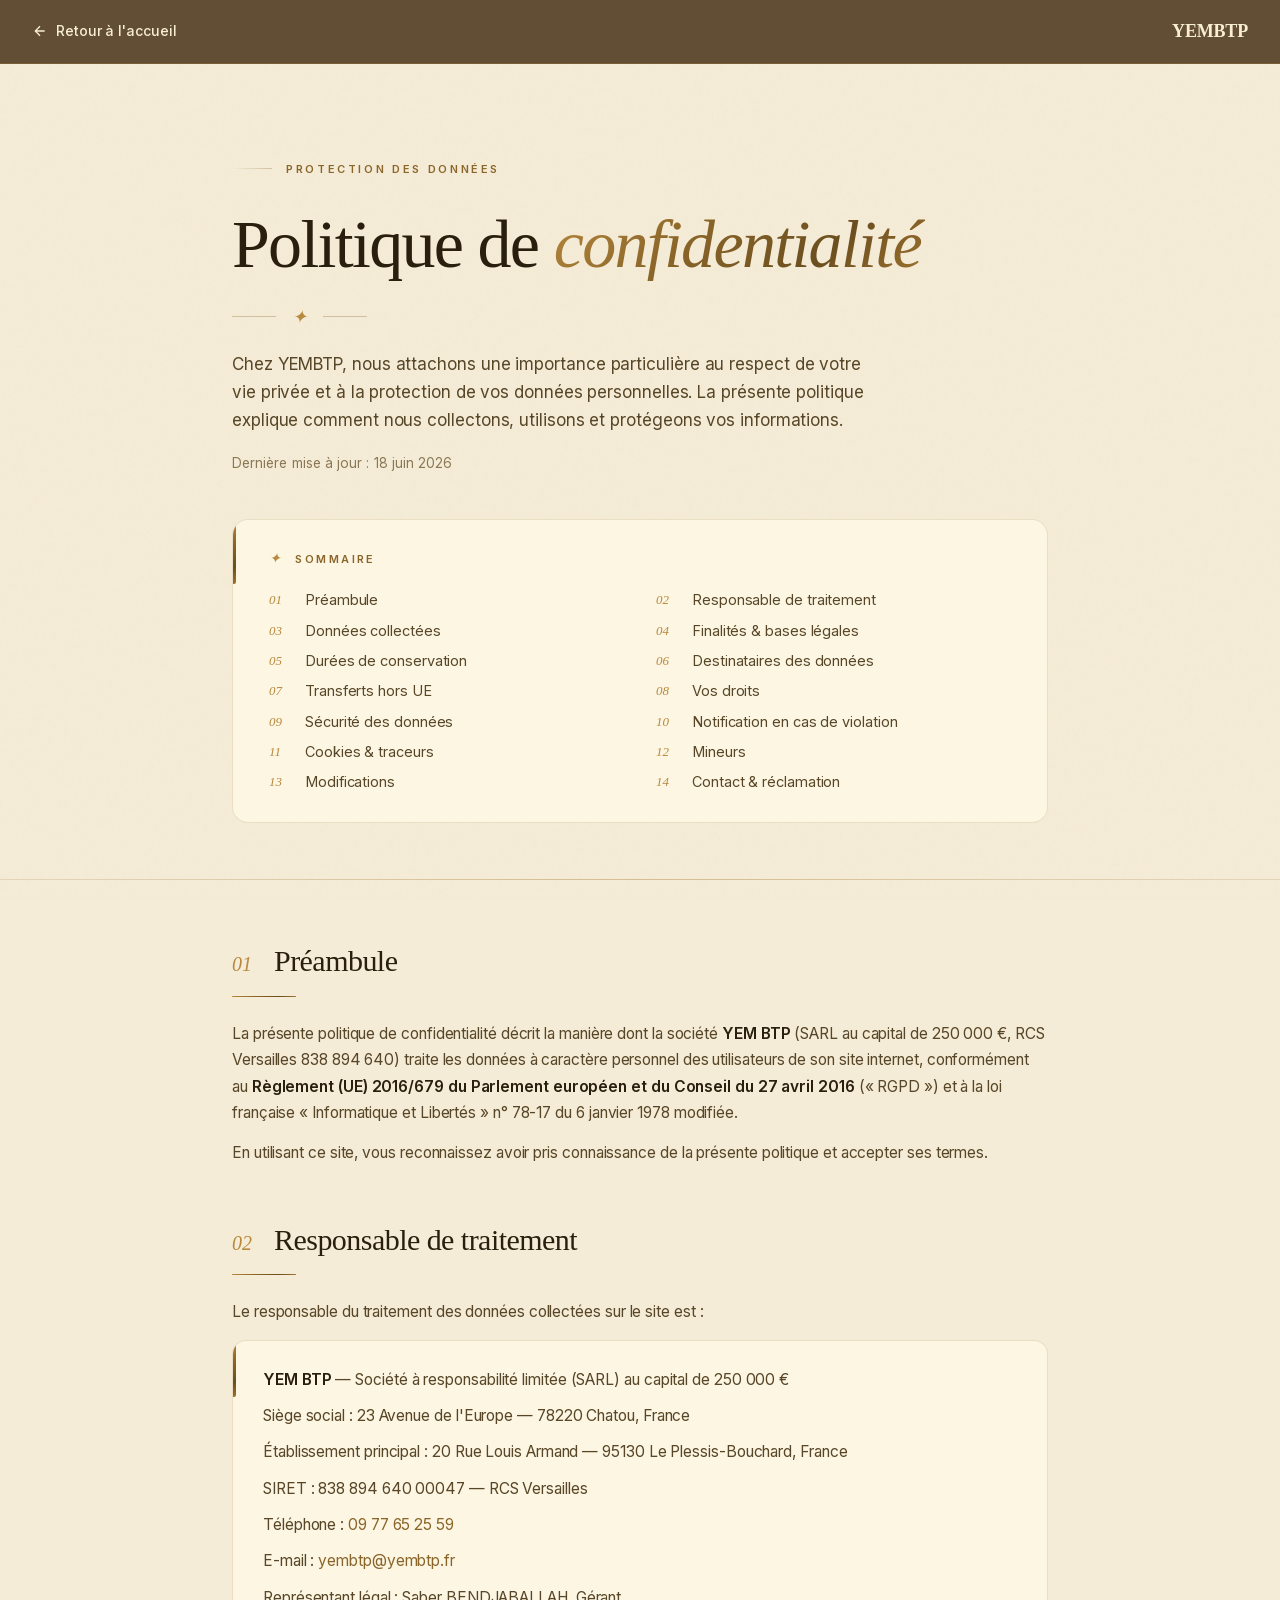
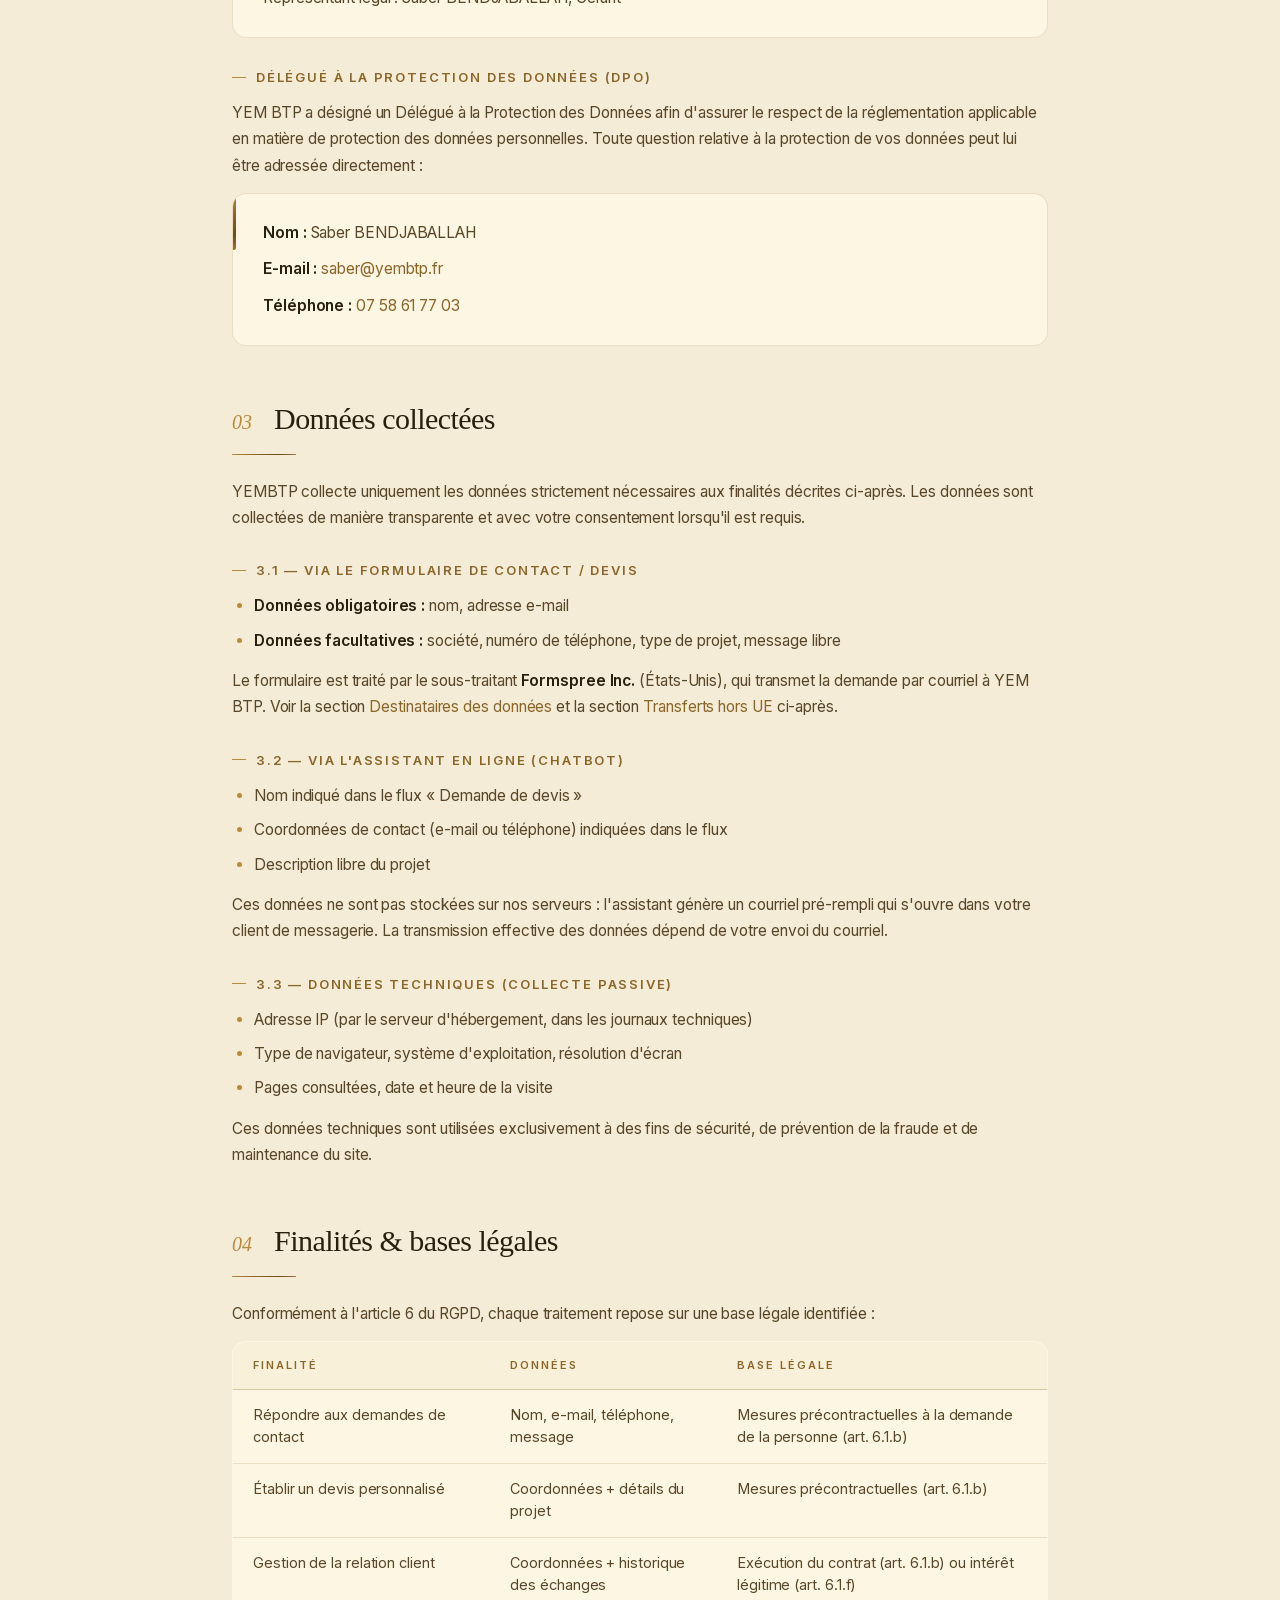
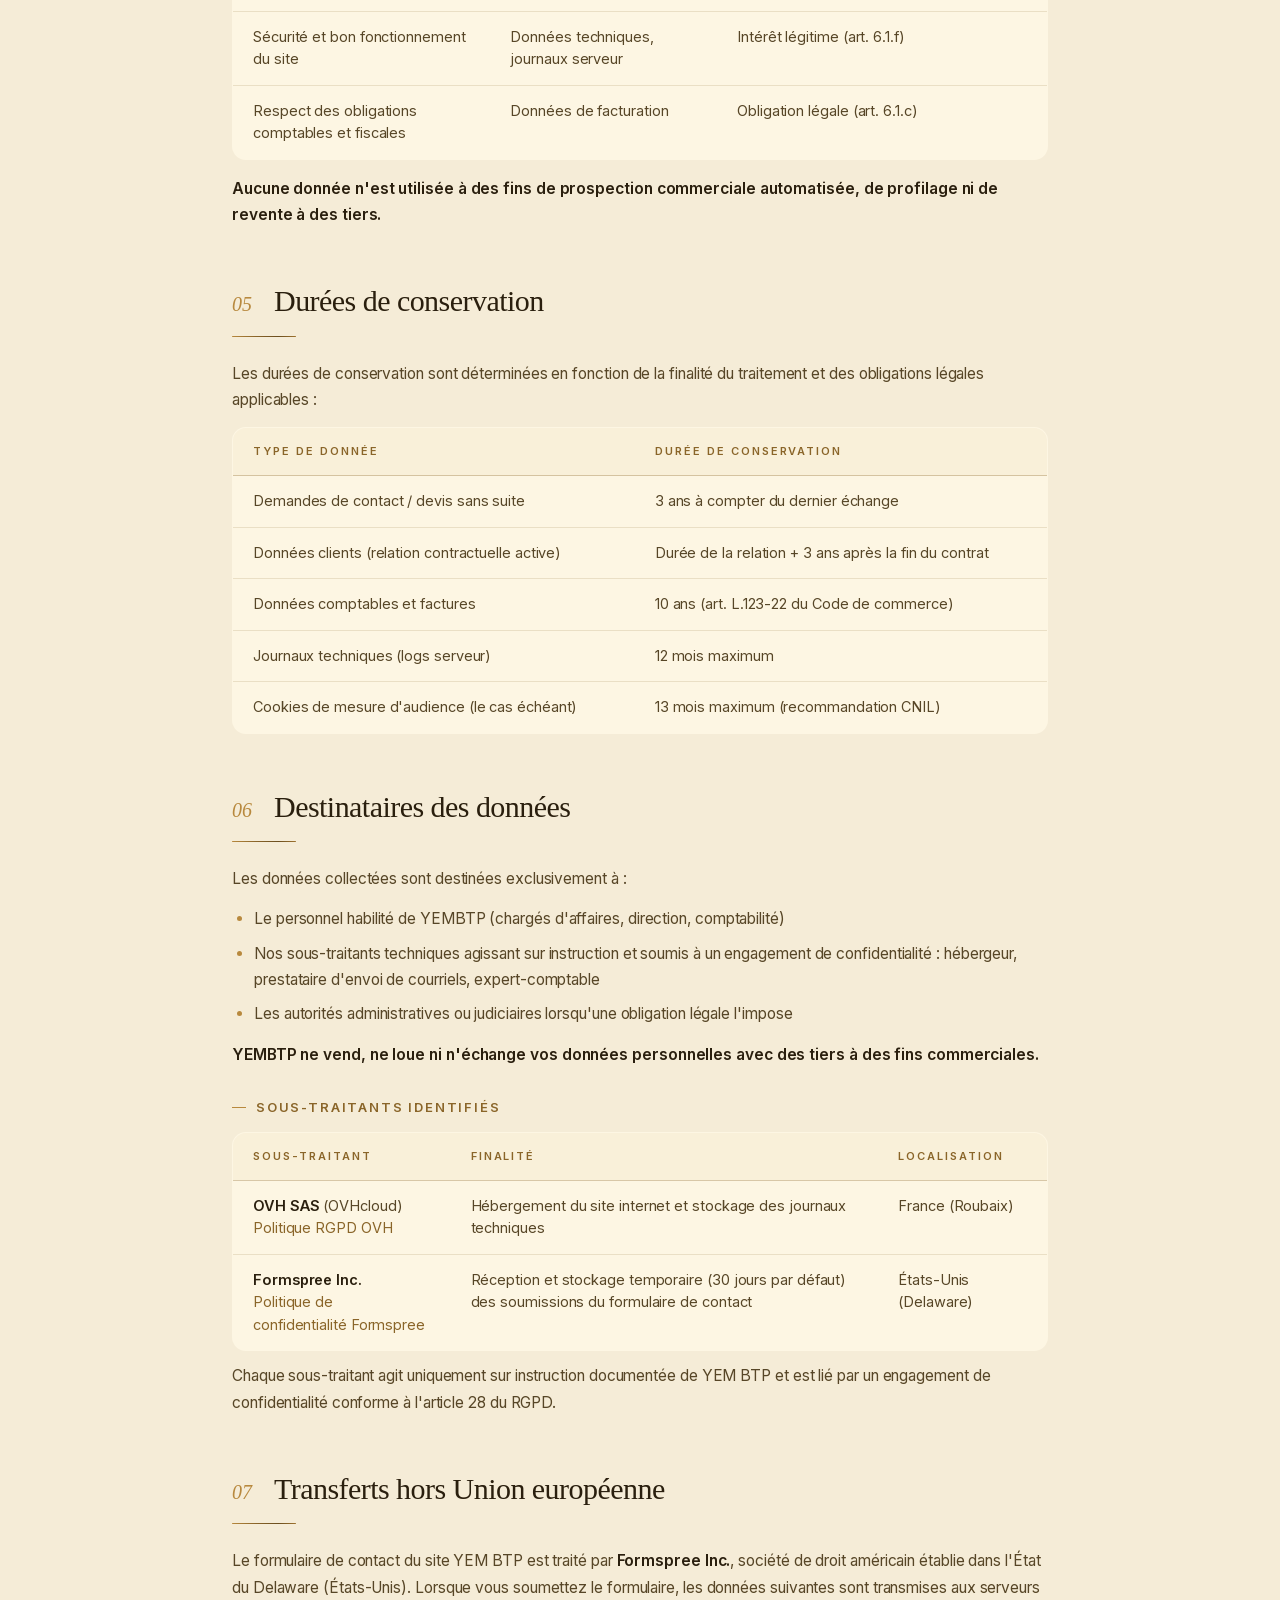
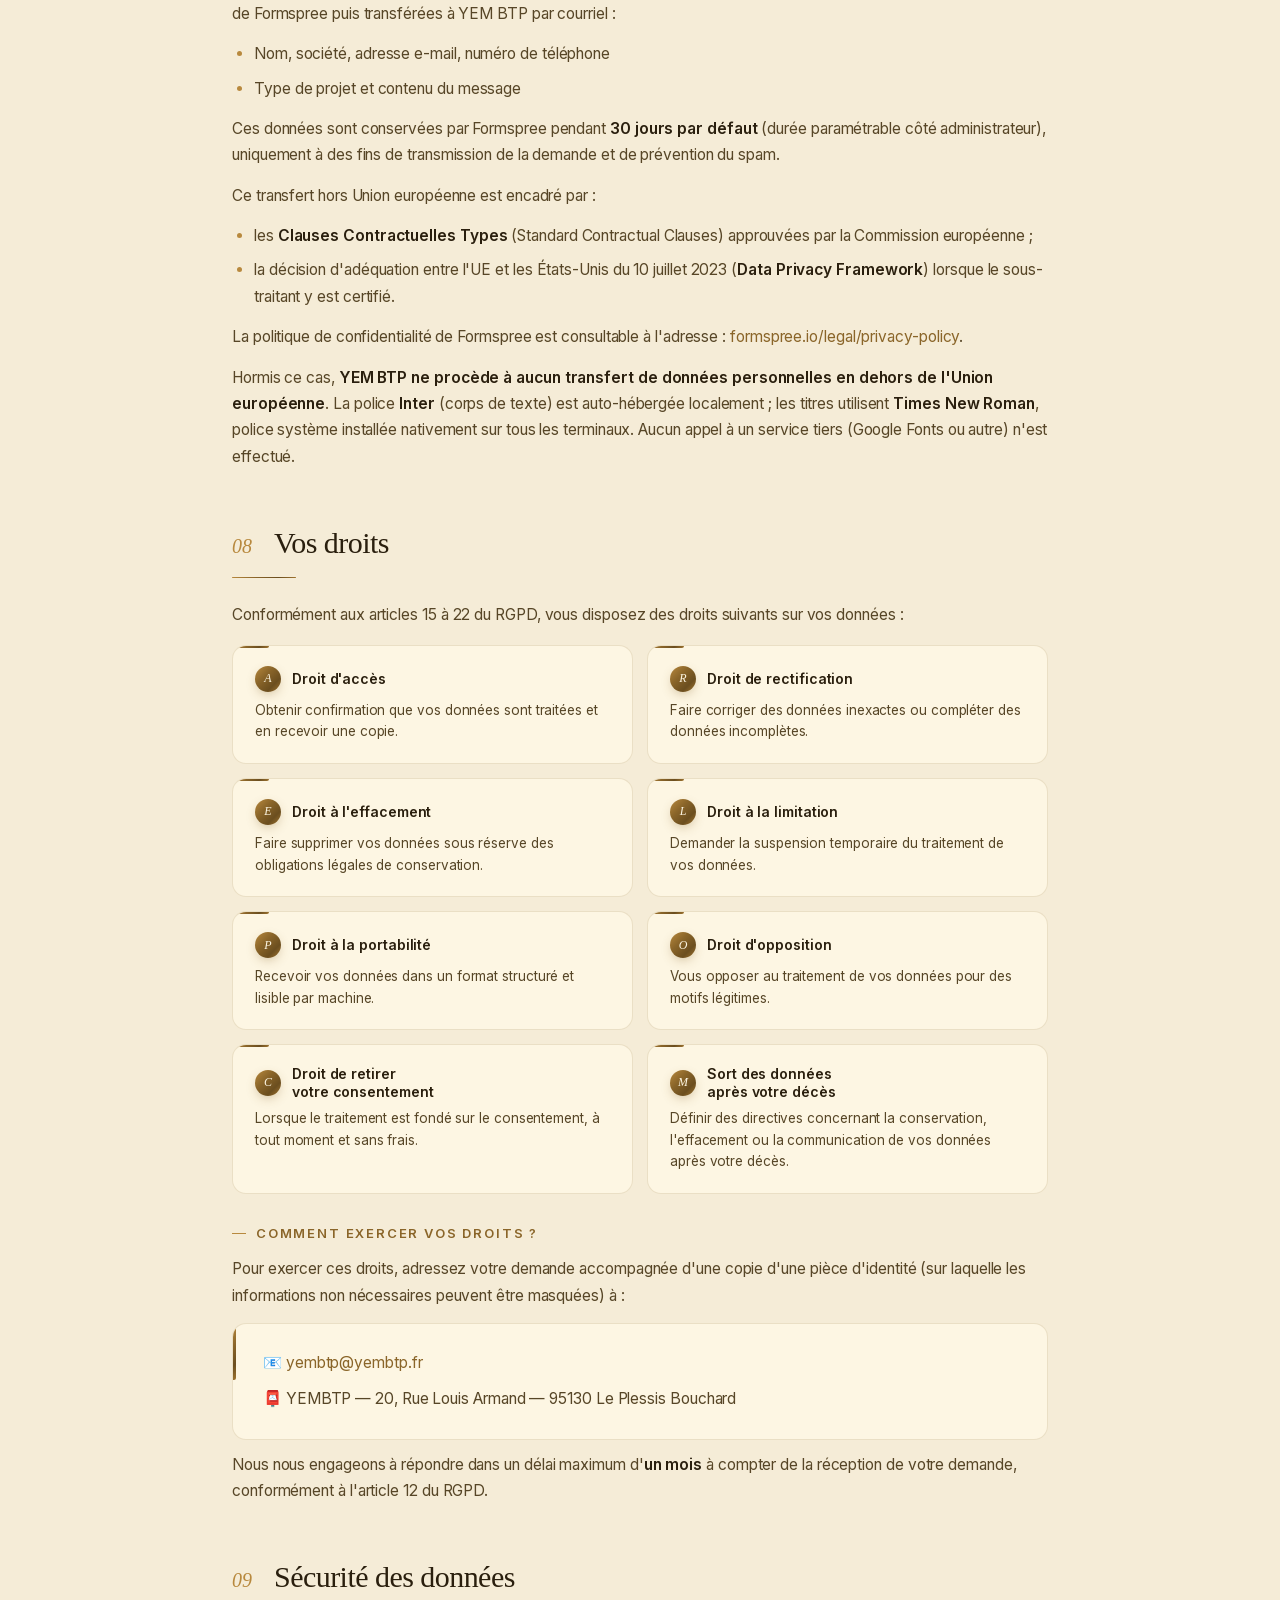
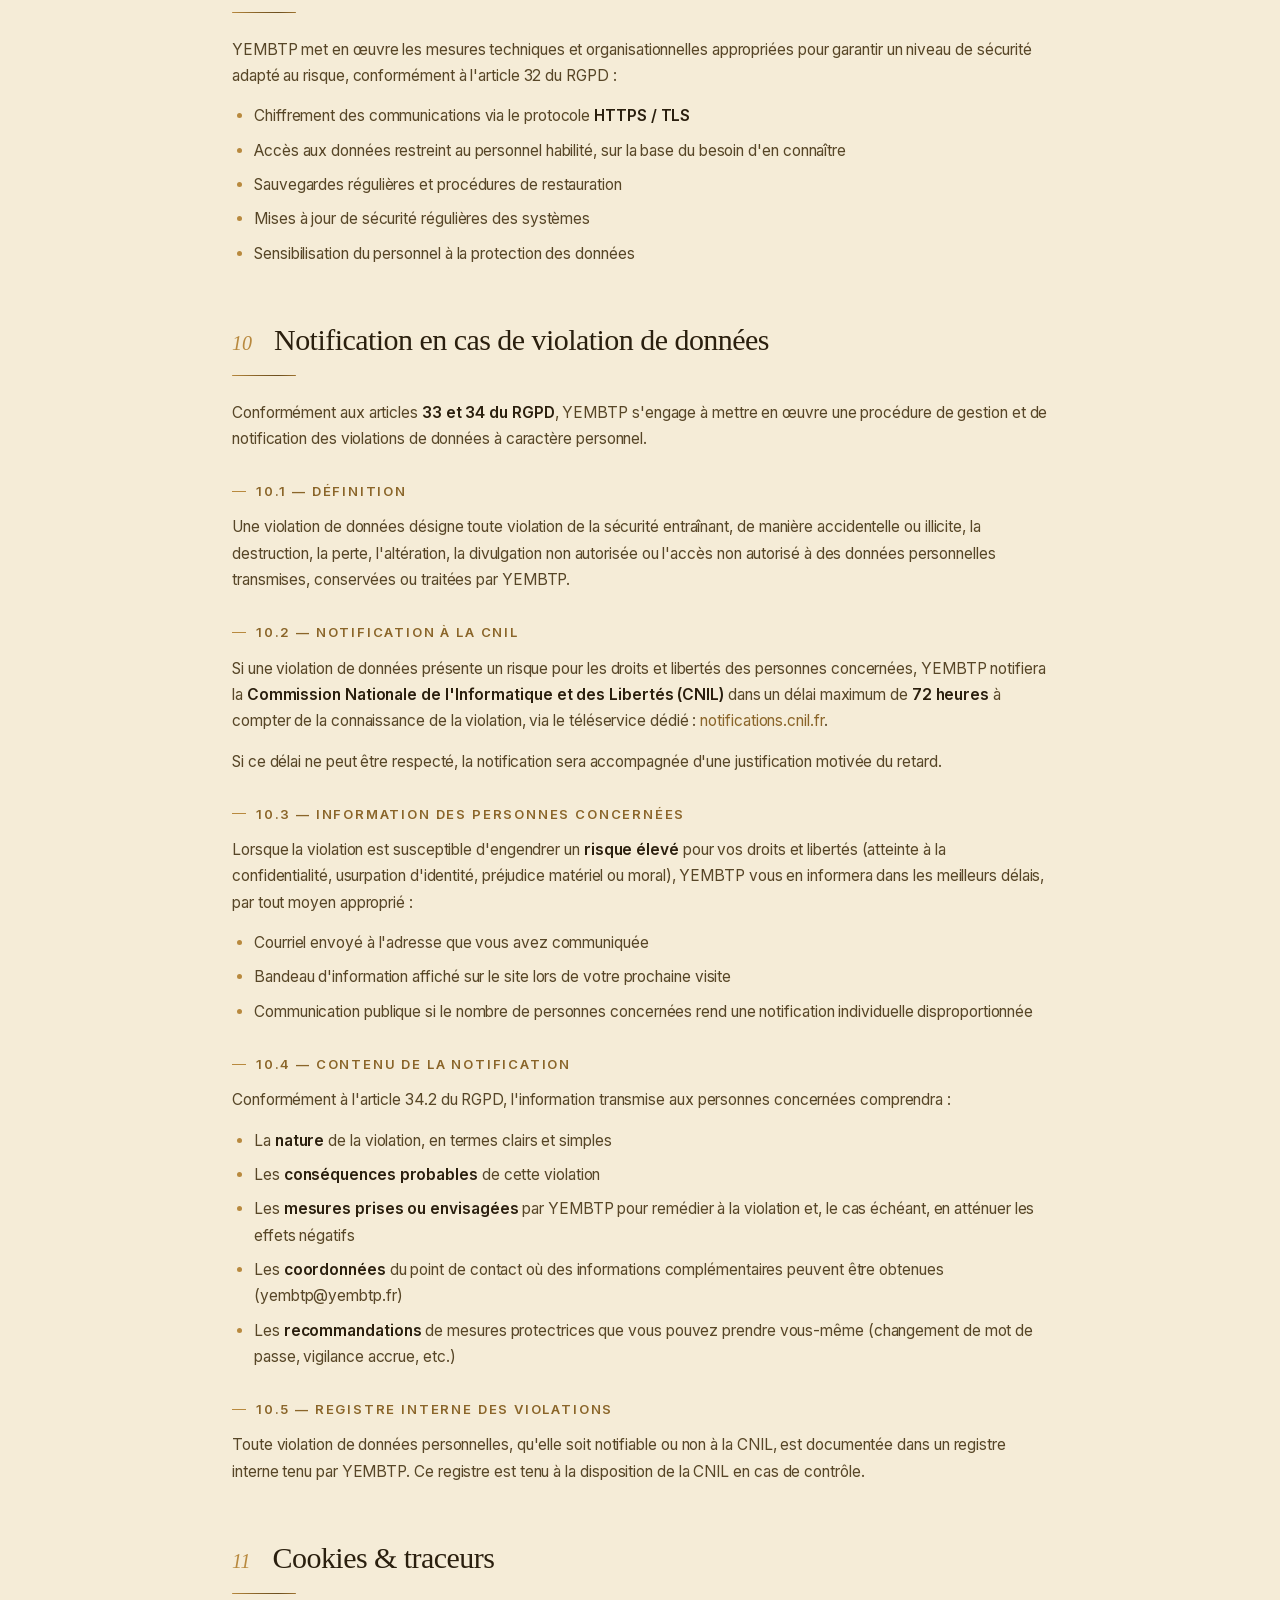
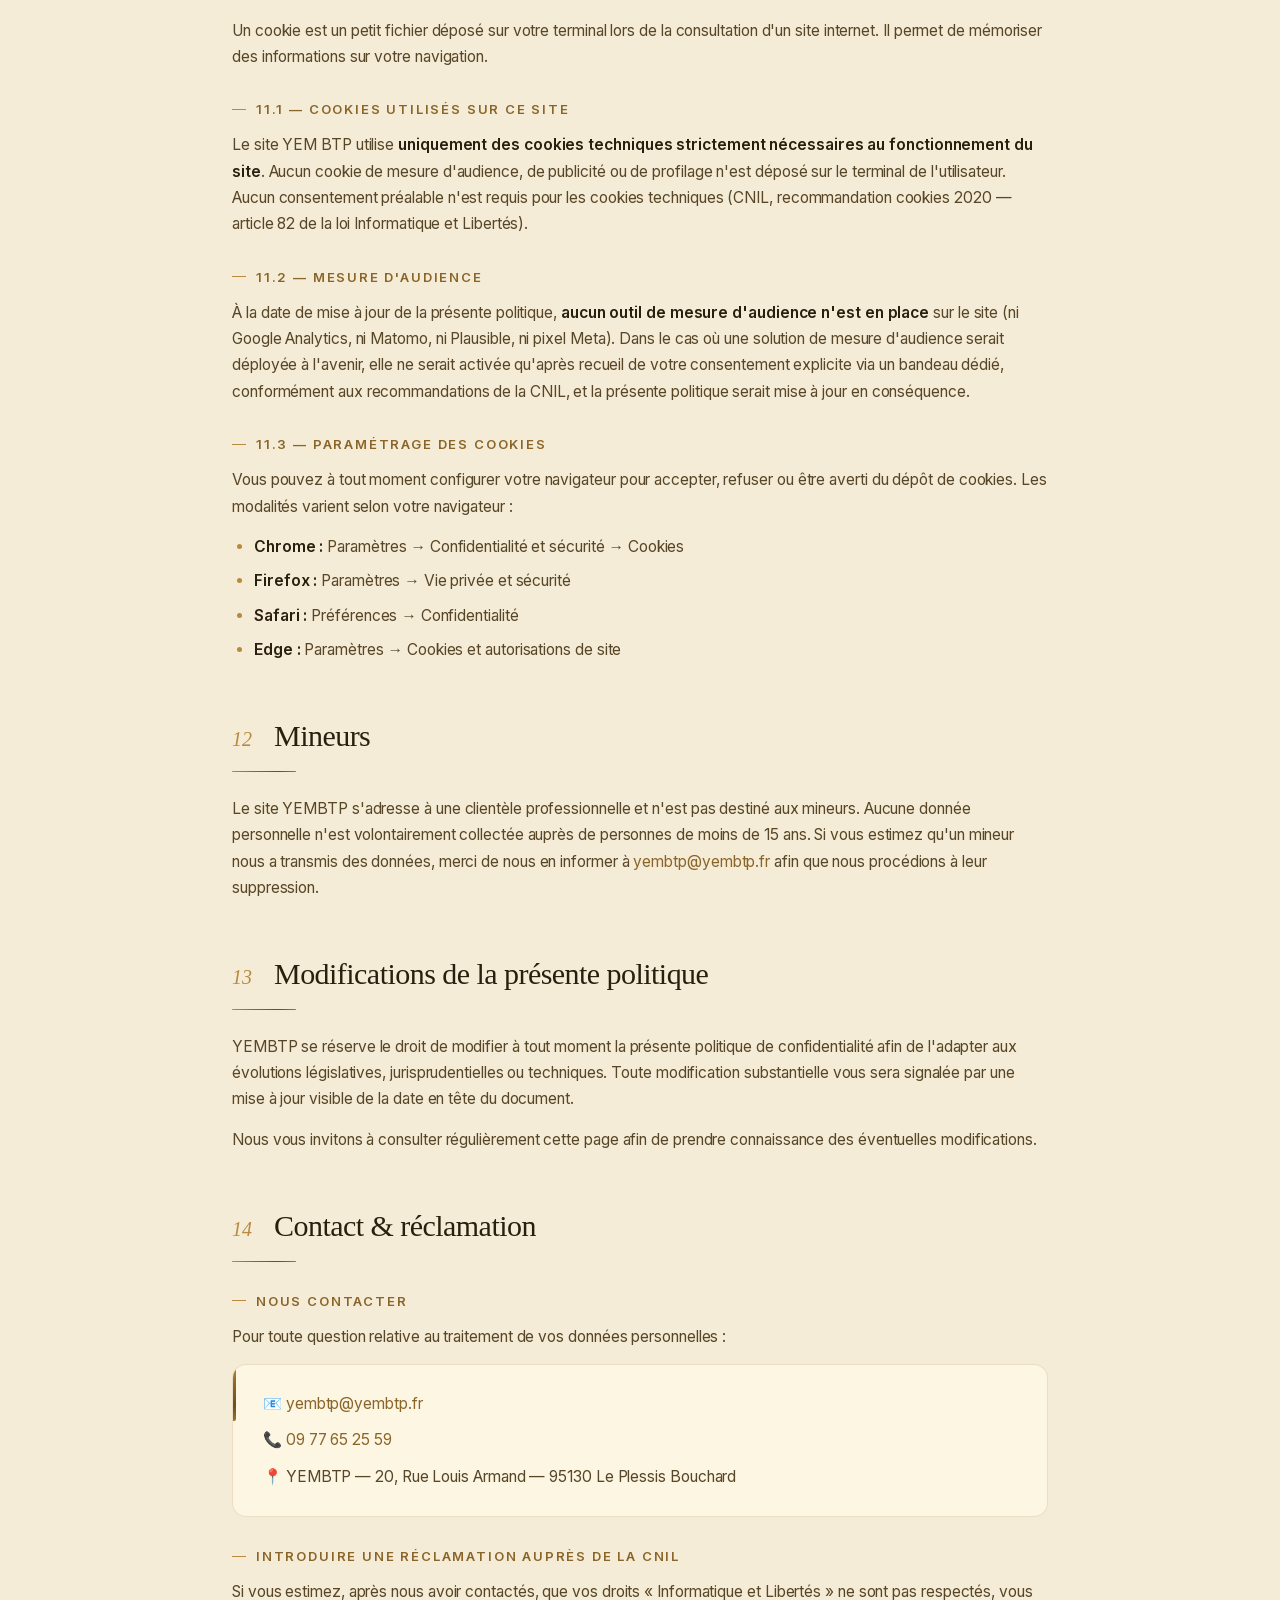
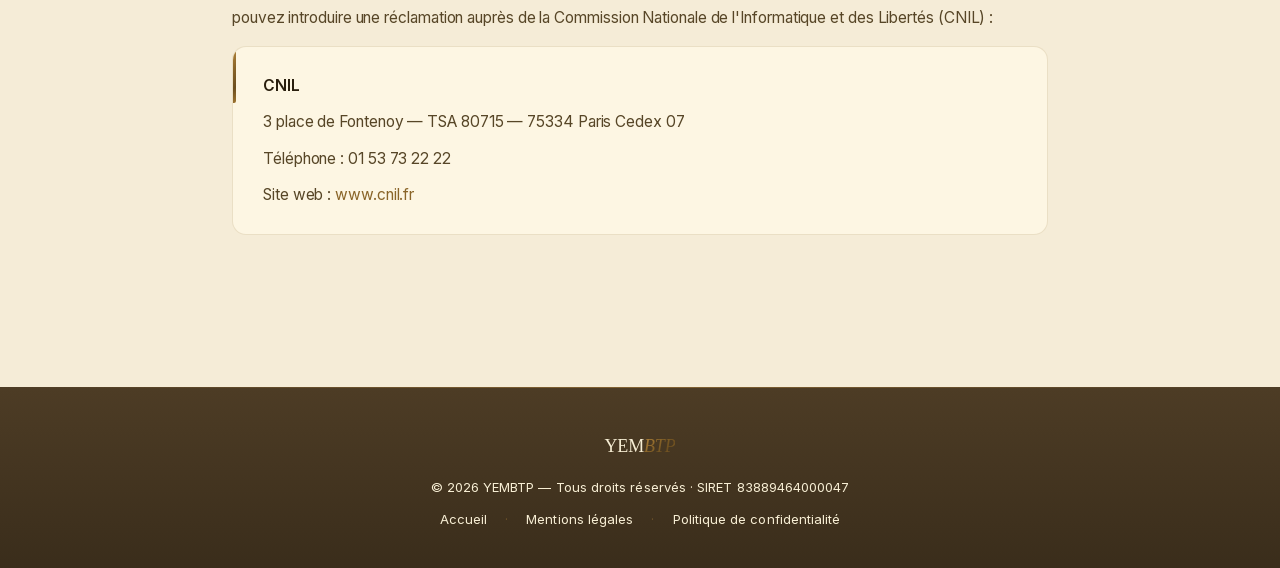
<file: confidentialite.html>
<!DOCTYPE html>
<html lang="fr">
<head>
  <meta charset="UTF-8" />
  <meta name="viewport" content="width=device-width, initial-scale=1.0" />
  <title>Politique de confidentialité — YEMBTP</title>
  <meta name="description" content="Politique de confidentialité YEMBTP — traitement des données personnelles, droits RGPD, cookies et durées de conservation." />
  <meta name="robots" content="index, follow" />
  <link rel="canonical" href="https://yembtp.fr/confidentialite.html" />

  <link rel="icon" type="image/png" sizes="32x32" href="images/favicon-32.png" />
  <link rel="icon" type="image/png" sizes="16x16" href="images/favicon-16.png" />
  <link rel="apple-touch-icon" sizes="180x180" href="images/apple-touch-icon.png" />
  <link rel="icon" href="/favicon.ico" sizes="any" />

  <meta property="og:type" content="website" />
  <meta property="og:site_name" content="YEMBTP" />
  <meta property="og:locale" content="fr_FR" />
  <meta property="og:url" content="https://yembtp.fr/confidentialite.html" />
  <meta property="og:title" content="Politique de confidentialité — YEMBTP" />
  <meta property="og:description" content="Politique de confidentialité YEMBTP — traitement des données personnelles, droits RGPD, cookies et durées de conservation." />

  <link rel="stylesheet" href="assets/css/fonts.css">

  <link rel="stylesheet" href="assets/css/confidentialite.css" />
</head>
<body>

  <nav class="topnav">
    <div class="topnav-inner">
      <a href="index.html" class="topnav-back">
        <svg width="16" height="16" viewBox="0 0 24 24" fill="none" stroke="currentColor" stroke-width="2"><path d="M19 12H5M12 19l-7-7 7-7"/></svg>
        Retour à l'accueil
      </a>
      <span class="topnav-brand">YEMBTP</span>
    </div>
  </nav>

  <header class="pc-hero">
    <div class="container">
      <div class="pc-hero-eyebrow">
        <span class="line" aria-hidden="true"></span>
        <span class="txt">Protection des données</span>
      </div>
      <h1>Politique de <em>confidentialité</em></h1>
      <div class="pc-hero-mark" aria-hidden="true">
        <span class="line"></span>
        <span class="star">✦</span>
        <span class="line"></span>
      </div>
      <p class="lead">
        Chez YEMBTP, nous attachons une importance particulière au respect de votre vie privée et à la protection de vos données personnelles. La présente politique explique comment nous collectons, utilisons et protégeons vos informations.
      </p>
      <div class="updated">Dernière mise à jour : 18 juin 2026</div>

      <nav class="pc-toc" aria-label="Sommaire">
        <h4>Sommaire</h4>
        <ol>
          <li><a href="#preambule">Préambule</a></li>
          <li><a href="#responsable">Responsable de traitement</a></li>
          <li><a href="#donnees-collectees">Données collectées</a></li>
          <li><a href="#finalites">Finalités &amp; bases légales</a></li>
          <li><a href="#duree">Durées de conservation</a></li>
          <li><a href="#destinataires">Destinataires des données</a></li>
          <li><a href="#transferts">Transferts hors UE</a></li>
          <li><a href="#droits">Vos droits</a></li>
          <li><a href="#securite">Sécurité des données</a></li>
          <li><a href="#violation">Notification en cas de violation</a></li>
          <li><a href="#cookies">Cookies &amp; traceurs</a></li>
          <li><a href="#mineurs">Mineurs</a></li>
          <li><a href="#modifications">Modifications</a></li>
          <li><a href="#contact">Contact &amp; réclamation</a></li>
        </ol>
      </nav>
    </div>
  </header>

  <main class="pc-content">
    <div class="container">

      <section id="preambule">
        <h2>Préambule</h2>
        <p>
          La présente politique de confidentialité décrit la manière dont la société <strong>YEM BTP</strong> (SARL au capital de 250 000 €, RCS Versailles 838 894 640) traite les données à caractère personnel des utilisateurs de son site internet, conformément au <strong>Règlement (UE) 2016/679 du Parlement européen et du Conseil du 27 avril 2016</strong> (« RGPD ») et à la loi française « Informatique et Libertés » n° 78-17 du 6 janvier 1978 modifiée.
        </p>
        <p>
          En utilisant ce site, vous reconnaissez avoir pris connaissance de la présente politique et accepter ses termes.
        </p>
      </section>

      <section id="responsable">
        <h2>Responsable de traitement</h2>
        <p>Le responsable du traitement des données collectées sur le site est&nbsp;:</p>
        <div class="info-block">
          <p><strong>YEM BTP</strong> — Société à responsabilité limitée (SARL) au capital de 250 000 €</p>
          <p>Siège social : 23 Avenue de l'Europe — 78220 Chatou, France</p>
          <p>Établissement principal : 20 Rue Louis Armand — 95130 Le Plessis-Bouchard, France</p>
          <p>SIRET : 838 894 640 00047 — RCS Versailles</p>
          <p>Téléphone : <a href="tel:0977652559">09 77 65 25 59</a></p>
          <p>E-mail : <a href="mailto:yembtp@yembtp.fr">yembtp@yembtp.fr</a></p>
          <p>Représentant légal : Saber BENDJABALLAH, Gérant</p>
        </div>
        <h3>Délégué à la protection des données (DPO)</h3>
        <p>
          YEM BTP a désigné un Délégué à la Protection des Données afin d'assurer le respect de la réglementation applicable en matière de protection des données personnelles. Toute question relative à la protection de vos données peut lui être adressée directement&nbsp;:
        </p>
        <div class="info-block">
          <p><strong>Nom :</strong> Saber BENDJABALLAH</p>
          <p><strong>E-mail :</strong> <a href="mailto:saber@yembtp.fr">saber@yembtp.fr</a></p>
          <p><strong>Téléphone :</strong> <a href="tel:0758617703">07 58 61 77 03</a></p>
        </div>
      </section>

      <section id="donnees-collectees">
        <h2>Données collectées</h2>
        <p>
          YEMBTP collecte uniquement les données strictement nécessaires aux finalités décrites ci-après. Les données sont collectées de manière transparente et avec votre consentement lorsqu'il est requis.
        </p>

        <h3>3.1 — Via le formulaire de contact / devis</h3>
        <ul>
          <li><strong>Données obligatoires :</strong> nom, adresse e-mail</li>
          <li><strong>Données facultatives :</strong> société, numéro de téléphone, type de projet, message libre</li>
        </ul>
        <p>
          Le formulaire est traité par le sous-traitant <strong>Formspree Inc.</strong> (États-Unis), qui transmet la demande par courriel à YEM BTP. Voir la section <a href="#destinataires">Destinataires des données</a> et la section <a href="#transferts">Transferts hors UE</a> ci-après.
        </p>

        <h3>3.2 — Via l'assistant en ligne (chatbot)</h3>
        <ul>
          <li>Nom indiqué dans le flux « Demande de devis »</li>
          <li>Coordonnées de contact (e-mail ou téléphone) indiquées dans le flux</li>
          <li>Description libre du projet</li>
        </ul>
        <p>
          Ces données ne sont pas stockées sur nos serveurs&nbsp;: l'assistant génère un courriel pré-rempli qui s'ouvre dans votre client de messagerie. La transmission effective des données dépend de votre envoi du courriel.
        </p>

        <h3>3.3 — Données techniques (collecte passive)</h3>
        <ul>
          <li>Adresse IP (par le serveur d'hébergement, dans les journaux techniques)</li>
          <li>Type de navigateur, système d'exploitation, résolution d'écran</li>
          <li>Pages consultées, date et heure de la visite</li>
        </ul>
        <p>
          Ces données techniques sont utilisées exclusivement à des fins de sécurité, de prévention de la fraude et de maintenance du site.
        </p>
      </section>

      <section id="finalites">
        <h2>Finalités &amp; bases légales</h2>
        <p>
          Conformément à l'article 6 du RGPD, chaque traitement repose sur une base légale identifiée&nbsp;:
        </p>
        <table class="pc-table">
          <thead>
            <tr>
              <th>Finalité</th>
              <th>Données</th>
              <th>Base légale</th>
            </tr>
          </thead>
          <tbody>
            <tr>
              <td>Répondre aux demandes de contact</td>
              <td>Nom, e-mail, téléphone, message</td>
              <td>Mesures précontractuelles à la demande de la personne (art. 6.1.b)</td>
            </tr>
            <tr>
              <td>Établir un devis personnalisé</td>
              <td>Coordonnées + détails du projet</td>
              <td>Mesures précontractuelles (art. 6.1.b)</td>
            </tr>
            <tr>
              <td>Gestion de la relation client</td>
              <td>Coordonnées + historique des échanges</td>
              <td>Exécution du contrat (art. 6.1.b) ou intérêt légitime (art. 6.1.f)</td>
            </tr>
            <tr>
              <td>Sécurité et bon fonctionnement du site</td>
              <td>Données techniques, journaux serveur</td>
              <td>Intérêt légitime (art. 6.1.f)</td>
            </tr>
            <tr>
              <td>Respect des obligations comptables et fiscales</td>
              <td>Données de facturation</td>
              <td>Obligation légale (art. 6.1.c)</td>
            </tr>
          </tbody>
        </table>
        <p class="mt-16">
          <strong>Aucune donnée n'est utilisée à des fins de prospection commerciale automatisée, de profilage ni de revente à des tiers.</strong>
        </p>
      </section>

      <section id="duree">
        <h2>Durées de conservation</h2>
        <p>
          Les durées de conservation sont déterminées en fonction de la finalité du traitement et des obligations légales applicables&nbsp;:
        </p>
        <table class="pc-table">
          <thead>
            <tr>
              <th>Type de donnée</th>
              <th>Durée de conservation</th>
            </tr>
          </thead>
          <tbody>
            <tr>
              <td>Demandes de contact / devis sans suite</td>
              <td>3 ans à compter du dernier échange</td>
            </tr>
            <tr>
              <td>Données clients (relation contractuelle active)</td>
              <td>Durée de la relation + 3 ans après la fin du contrat</td>
            </tr>
            <tr>
              <td>Données comptables et factures</td>
              <td>10 ans (art. L.123-22 du Code de commerce)</td>
            </tr>
            <tr>
              <td>Journaux techniques (logs serveur)</td>
              <td>12 mois maximum</td>
            </tr>
            <tr>
              <td>Cookies de mesure d'audience (le cas échéant)</td>
              <td>13 mois maximum (recommandation CNIL)</td>
            </tr>
          </tbody>
        </table>
      </section>

      <section id="destinataires">
        <h2>Destinataires des données</h2>
        <p>Les données collectées sont destinées exclusivement à&nbsp;:</p>
        <ul>
          <li>Le personnel habilité de YEMBTP (chargés d'affaires, direction, comptabilité)</li>
          <li>Nos sous-traitants techniques agissant sur instruction et soumis à un engagement de confidentialité&nbsp;: hébergeur, prestataire d'envoi de courriels, expert-comptable</li>
          <li>Les autorités administratives ou judiciaires lorsqu'une obligation légale l'impose</li>
        </ul>
        <p>
          <strong>YEMBTP ne vend, ne loue ni n'échange vos données personnelles avec des tiers à des fins commerciales.</strong>
        </p>
        <h3>Sous-traitants identifiés</h3>
        <table class="pc-table">
          <thead>
            <tr>
              <th>Sous-traitant</th>
              <th>Finalité</th>
              <th>Localisation</th>
            </tr>
          </thead>
          <tbody>
            <tr>
              <td><strong>OVH SAS</strong> (OVHcloud)<br><a href="https://www.ovhcloud.com/fr/personal-data-protection/" target="_blank" rel="noopener noreferrer">Politique RGPD OVH</a></td>
              <td>Hébergement du site internet et stockage des journaux techniques</td>
              <td>France (Roubaix)</td>
            </tr>
            <tr>
              <td><strong>Formspree Inc.</strong><br><a href="https://formspree.io/legal/privacy-policy" target="_blank" rel="noopener noreferrer">Politique de confidentialité Formspree</a></td>
              <td>Réception et stockage temporaire (30 jours par défaut) des soumissions du formulaire de contact</td>
              <td>États-Unis (Delaware)</td>
            </tr>
          </tbody>
        </table>
        <p class="mt-12">
          Chaque sous-traitant agit uniquement sur instruction documentée de YEM BTP et est lié par un engagement de confidentialité conforme à l'article 28 du RGPD.
        </p>
      </section>

      <section id="transferts">
        <h2>Transferts hors Union européenne</h2>
        <p>
          Le formulaire de contact du site YEM BTP est traité par <strong>Formspree Inc.</strong>, société de droit américain établie dans l'État du Delaware (États-Unis). Lorsque vous soumettez le formulaire, les données suivantes sont transmises aux serveurs de Formspree puis transférées à YEM BTP par courriel&nbsp;:
        </p>
        <ul>
          <li>Nom, société, adresse e-mail, numéro de téléphone</li>
          <li>Type de projet et contenu du message</li>
        </ul>
        <p>
          Ces données sont conservées par Formspree pendant <strong>30 jours par défaut</strong> (durée paramétrable côté administrateur), uniquement à des fins de transmission de la demande et de prévention du spam.
        </p>
        <p>
          Ce transfert hors Union européenne est encadré par&nbsp;:
        </p>
        <ul>
          <li>les <strong>Clauses Contractuelles Types</strong> (Standard Contractual Clauses) approuvées par la Commission européenne&nbsp;;</li>
          <li>la décision d'adéquation entre l'UE et les États-Unis du 10 juillet 2023 (<strong>Data Privacy Framework</strong>) lorsque le sous-traitant y est certifié.</li>
        </ul>
        <p>
          La politique de confidentialité de Formspree est consultable à l'adresse&nbsp;: <a href="https://formspree.io/legal/privacy-policy" target="_blank" rel="noopener noreferrer">formspree.io/legal/privacy-policy</a>.
        </p>
        <p>
          Hormis ce cas, <strong>YEM BTP ne procède à aucun transfert de données personnelles en dehors de l'Union européenne</strong>. La police <strong>Inter</strong> (corps de texte) est auto-hébergée localement&nbsp;; les titres utilisent <strong>Times New Roman</strong>, police système installée nativement sur tous les terminaux. Aucun appel à un service tiers (Google Fonts ou autre) n'est effectué.
        </p>
      </section>

      <section id="droits">
        <h2>Vos droits</h2>
        <p>
          Conformément aux articles 15 à 22 du RGPD, vous disposez des droits suivants sur vos données&nbsp;:
        </p>
        <div class="pc-rights">
          <div class="pc-right-card">
            <h4><span class="icon">A</span>Droit d'accès</h4>
            <p>Obtenir confirmation que vos données sont traitées et en recevoir une copie.</p>
          </div>
          <div class="pc-right-card">
            <h4><span class="icon">R</span>Droit de rectification</h4>
            <p>Faire corriger des données inexactes ou compléter des données incomplètes.</p>
          </div>
          <div class="pc-right-card">
            <h4><span class="icon">E</span>Droit à l'effacement</h4>
            <p>Faire supprimer vos données sous réserve des obligations légales de conservation.</p>
          </div>
          <div class="pc-right-card">
            <h4><span class="icon">L</span>Droit à la limitation</h4>
            <p>Demander la suspension temporaire du traitement de vos données.</p>
          </div>
          <div class="pc-right-card">
            <h4><span class="icon">P</span>Droit à la portabilité</h4>
            <p>Recevoir vos données dans un format structuré et lisible par machine.</p>
          </div>
          <div class="pc-right-card">
            <h4><span class="icon">O</span>Droit d'opposition</h4>
            <p>Vous opposer au traitement de vos données pour des motifs légitimes.</p>
          </div>
          <div class="pc-right-card">
            <h4><span class="icon">C</span>Droit de retirer<br>votre consentement</h4>
            <p>Lorsque le traitement est fondé sur le consentement, à tout moment et sans frais.</p>
          </div>
          <div class="pc-right-card">
            <h4><span class="icon">M</span>Sort des données<br>après votre décès</h4>
            <p>Définir des directives concernant la conservation, l'effacement ou la communication de vos données après votre décès.</p>
          </div>
        </div>
        <h3 class="mt-28">Comment exercer vos droits&nbsp;?</h3>
        <p>
          Pour exercer ces droits, adressez votre demande accompagnée d'une copie d'une pièce d'identité (sur laquelle les informations non nécessaires peuvent être masquées) à&nbsp;:
        </p>
        <div class="info-block">
          <p>📧 <a href="mailto:yembtp@yembtp.fr">yembtp@yembtp.fr</a></p>
          <p>📮 YEMBTP — 20, Rue Louis Armand — 95130 Le Plessis Bouchard</p>
        </div>
        <p class="mt-12">
          Nous nous engageons à répondre dans un délai maximum d'<strong>un mois</strong> à compter de la réception de votre demande, conformément à l'article 12 du RGPD.
        </p>
      </section>

      <section id="securite">
        <h2>Sécurité des données</h2>
        <p>
          YEMBTP met en œuvre les mesures techniques et organisationnelles appropriées pour garantir un niveau de sécurité adapté au risque, conformément à l'article 32 du RGPD&nbsp;:
        </p>
        <ul>
          <li>Chiffrement des communications via le protocole <strong>HTTPS / TLS</strong></li>
          <li>Accès aux données restreint au personnel habilité, sur la base du besoin d'en connaître</li>
          <li>Sauvegardes régulières et procédures de restauration</li>
          <li>Mises à jour de sécurité régulières des systèmes</li>
          <li>Sensibilisation du personnel à la protection des données</li>
        </ul>
      </section>

      <section id="violation">
        <h2>Notification en cas de violation de données</h2>
        <p>
          Conformément aux articles <strong>33 et 34 du RGPD</strong>, YEMBTP s'engage à mettre en œuvre une procédure de gestion et de notification des violations de données à caractère personnel.
        </p>

        <h3>10.1 — Définition</h3>
        <p>
          Une violation de données désigne toute violation de la sécurité entraînant, de manière accidentelle ou illicite, la destruction, la perte, l'altération, la divulgation non autorisée ou l'accès non autorisé à des données personnelles transmises, conservées ou traitées par YEMBTP.
        </p>

        <h3>10.2 — Notification à la CNIL</h3>
        <p>
          Si une violation de données présente un risque pour les droits et libertés des personnes concernées, YEMBTP notifiera la <strong>Commission Nationale de l'Informatique et des Libertés (CNIL)</strong> dans un délai maximum de <strong>72 heures</strong> à compter de la connaissance de la violation, via le téléservice dédié&nbsp;: <a href="https://notifications.cnil.fr" target="_blank" rel="noopener noreferrer">notifications.cnil.fr</a>.
        </p>
        <p>
          Si ce délai ne peut être respecté, la notification sera accompagnée d'une justification motivée du retard.
        </p>

        <h3>10.3 — Information des personnes concernées</h3>
        <p>
          Lorsque la violation est susceptible d'engendrer un <strong>risque élevé</strong> pour vos droits et libertés (atteinte à la confidentialité, usurpation d'identité, préjudice matériel ou moral), YEMBTP vous en informera dans les meilleurs délais, par tout moyen approprié&nbsp;:
        </p>
        <ul>
          <li>Courriel envoyé à l'adresse que vous avez communiquée</li>
          <li>Bandeau d'information affiché sur le site lors de votre prochaine visite</li>
          <li>Communication publique si le nombre de personnes concernées rend une notification individuelle disproportionnée</li>
        </ul>

        <h3>10.4 — Contenu de la notification</h3>
        <p>Conformément à l'article 34.2 du RGPD, l'information transmise aux personnes concernées comprendra&nbsp;:</p>
        <ul>
          <li>La <strong>nature</strong> de la violation, en termes clairs et simples</li>
          <li>Les <strong>conséquences probables</strong> de cette violation</li>
          <li>Les <strong>mesures prises ou envisagées</strong> par YEMBTP pour remédier à la violation et, le cas échéant, en atténuer les effets négatifs</li>
          <li>Les <strong>coordonnées</strong> du point de contact où des informations complémentaires peuvent être obtenues (yembtp@yembtp.fr)</li>
          <li>Les <strong>recommandations</strong> de mesures protectrices que vous pouvez prendre vous-même (changement de mot de passe, vigilance accrue, etc.)</li>
        </ul>

        <h3>10.5 — Registre interne des violations</h3>
        <p>
          Toute violation de données personnelles, qu'elle soit notifiable ou non à la CNIL, est documentée dans un registre interne tenu par YEMBTP. Ce registre est tenu à la disposition de la CNIL en cas de contrôle.
        </p>
      </section>

      <section id="cookies">
        <h2>Cookies &amp; traceurs</h2>
        <p>
          Un cookie est un petit fichier déposé sur votre terminal lors de la consultation d'un site internet. Il permet de mémoriser des informations sur votre navigation.
        </p>

        <h3>11.1 — Cookies utilisés sur ce site</h3>
        <p>
          Le site YEM BTP utilise <strong>uniquement des cookies techniques strictement nécessaires au fonctionnement du site</strong>. Aucun cookie de mesure d'audience, de publicité ou de profilage n'est déposé sur le terminal de l'utilisateur. Aucun consentement préalable n'est requis pour les cookies techniques (CNIL, recommandation cookies 2020 — article 82 de la loi Informatique et Libertés).
        </p>

        <h3>11.2 — Mesure d'audience</h3>
        <p>
          À la date de mise à jour de la présente politique, <strong>aucun outil de mesure d'audience n'est en place</strong> sur le site (ni Google Analytics, ni Matomo, ni Plausible, ni pixel Meta). Dans le cas où une solution de mesure d'audience serait déployée à l'avenir, elle ne serait activée qu'après recueil de votre consentement explicite via un bandeau dédié, conformément aux recommandations de la CNIL, et la présente politique serait mise à jour en conséquence.
        </p>

        <h3>11.3 — Paramétrage des cookies</h3>
        <p>
          Vous pouvez à tout moment configurer votre navigateur pour accepter, refuser ou être averti du dépôt de cookies. Les modalités varient selon votre navigateur&nbsp;:
        </p>
        <ul>
          <li><strong>Chrome :</strong> Paramètres → Confidentialité et sécurité → Cookies</li>
          <li><strong>Firefox :</strong> Paramètres → Vie privée et sécurité</li>
          <li><strong>Safari :</strong> Préférences → Confidentialité</li>
          <li><strong>Edge :</strong> Paramètres → Cookies et autorisations de site</li>
        </ul>
      </section>

      <section id="mineurs">
        <h2>Mineurs</h2>
        <p>
          Le site YEMBTP s'adresse à une clientèle professionnelle et n'est pas destiné aux mineurs. Aucune donnée personnelle n'est volontairement collectée auprès de personnes de moins de 15 ans. Si vous estimez qu'un mineur nous a transmis des données, merci de nous en informer à <a href="mailto:yembtp@yembtp.fr">yembtp@yembtp.fr</a> afin que nous procédions à leur suppression.
        </p>
      </section>

      <section id="modifications">
        <h2>Modifications de la présente politique</h2>
        <p>
          YEMBTP se réserve le droit de modifier à tout moment la présente politique de confidentialité afin de l'adapter aux évolutions législatives, jurisprudentielles ou techniques. Toute modification substantielle vous sera signalée par une mise à jour visible de la date en tête du document.
        </p>
        <p>
          Nous vous invitons à consulter régulièrement cette page afin de prendre connaissance des éventuelles modifications.
        </p>
      </section>

      <section id="contact">
        <h2>Contact &amp; réclamation</h2>
        <h3>Nous contacter</h3>
        <p>Pour toute question relative au traitement de vos données personnelles&nbsp;:</p>
        <div class="info-block">
          <p>📧 <a href="mailto:yembtp@yembtp.fr">yembtp@yembtp.fr</a></p>
          <p>📞 <a href="tel:0977652559">09 77 65 25 59</a></p>
          <p>📍 YEMBTP — 20, Rue Louis Armand — 95130 Le Plessis Bouchard</p>
        </div>

        <h3 class="mt-24">Introduire une réclamation auprès de la CNIL</h3>
        <p>
          Si vous estimez, après nous avoir contactés, que vos droits « Informatique et Libertés » ne sont pas respectés, vous pouvez introduire une réclamation auprès de la Commission Nationale de l'Informatique et des Libertés (CNIL)&nbsp;:
        </p>
        <div class="info-block">
          <p><strong>CNIL</strong></p>
          <p>3 place de Fontenoy — TSA 80715 — 75334 Paris Cedex 07</p>
          <p>Téléphone : 01 53 73 22 22</p>
          <p>Site web : <a href="https://www.cnil.fr" target="_blank" rel="noopener noreferrer">www.cnil.fr</a></p>
        </div>
      </section>

    </div>
  </main>

  <footer class="pc-footer">
    <div class="container">
      <div class="pc-footer-wordmark">YEM<span>BTP</span></div>
      <div>© <span id="year"></span> YEMBTP — Tous droits réservés · SIRET 83889464000047</div>
      <div class="mt-10">
        <a href="index.html">Accueil</a>
        <span class="sep">·</span>
        <a href="mentions-legales.html">Mentions légales</a>
        <span class="sep">·</span>
        <a href="confidentialite.html">Politique de confidentialité</a>
      </div>
    </div>
  </footer>

  <script src="assets/js/legal-page.js" defer></script>

</body>
</html>
</file>
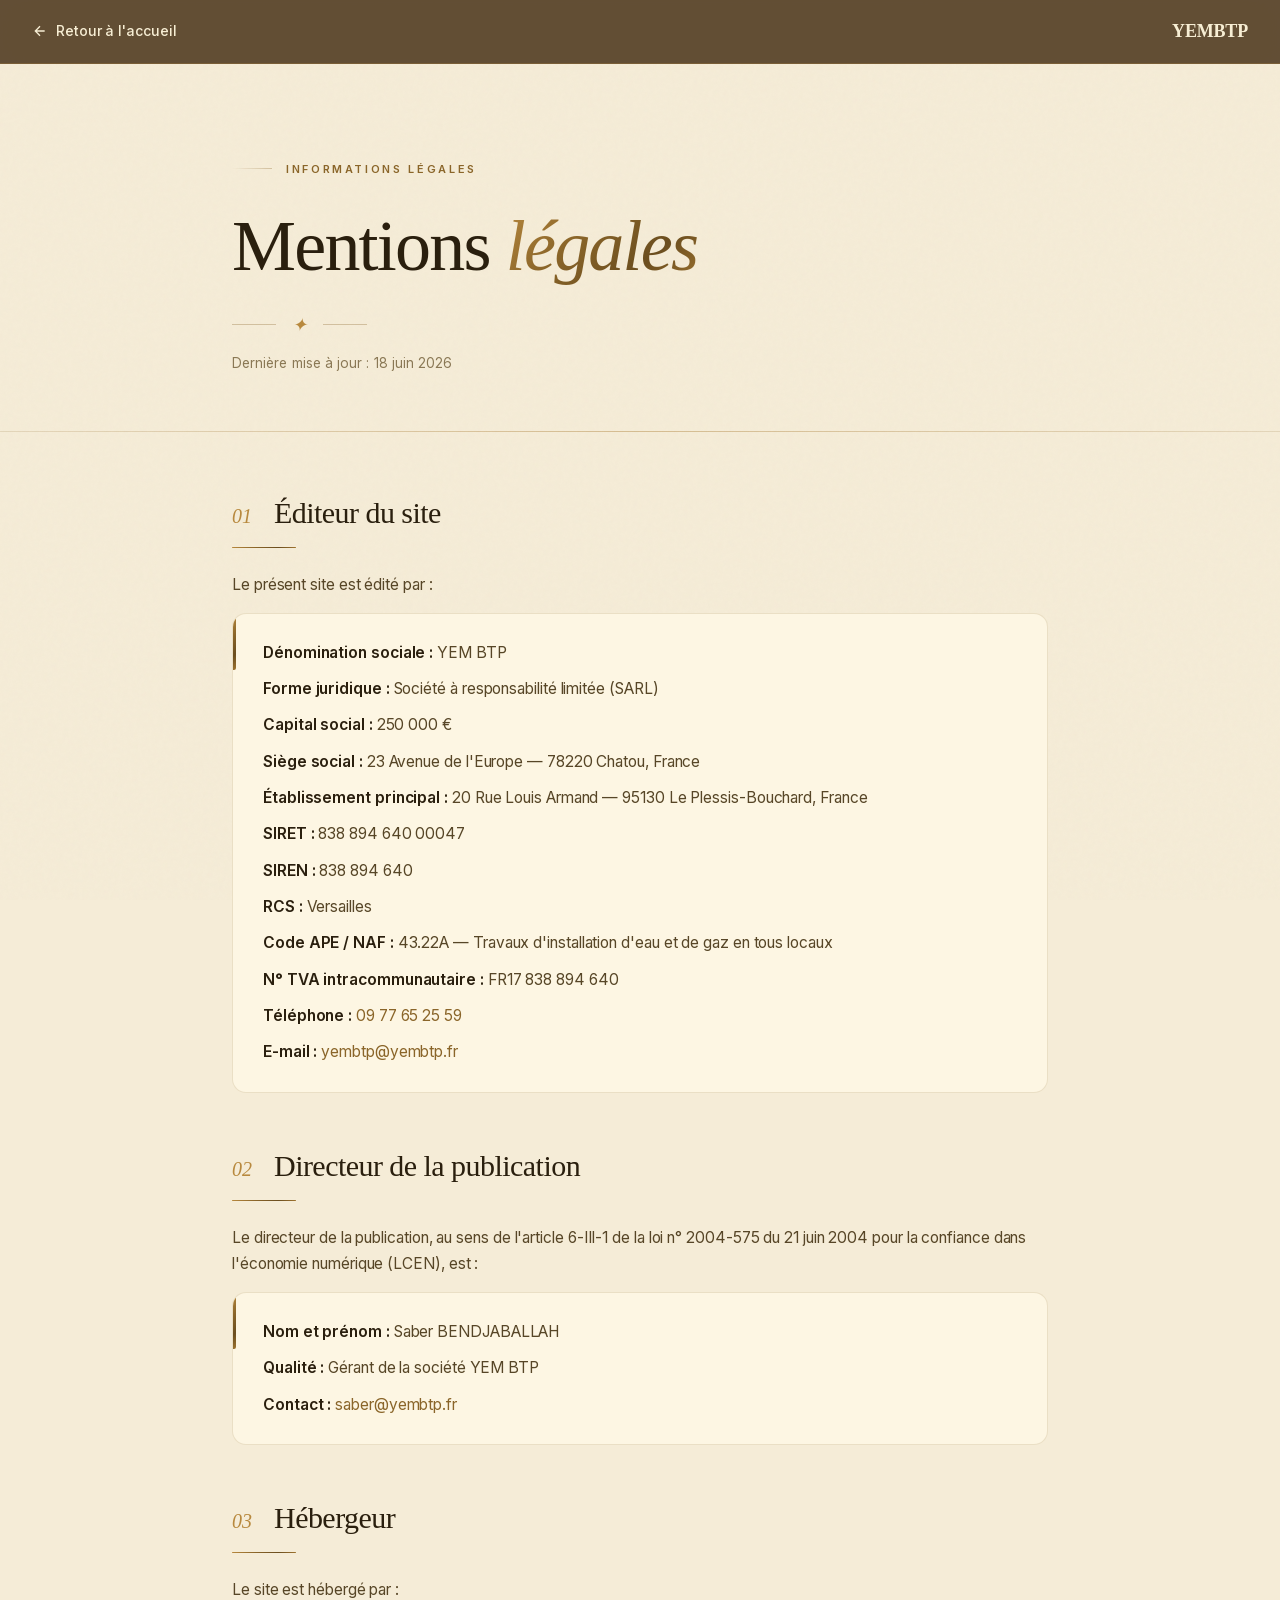
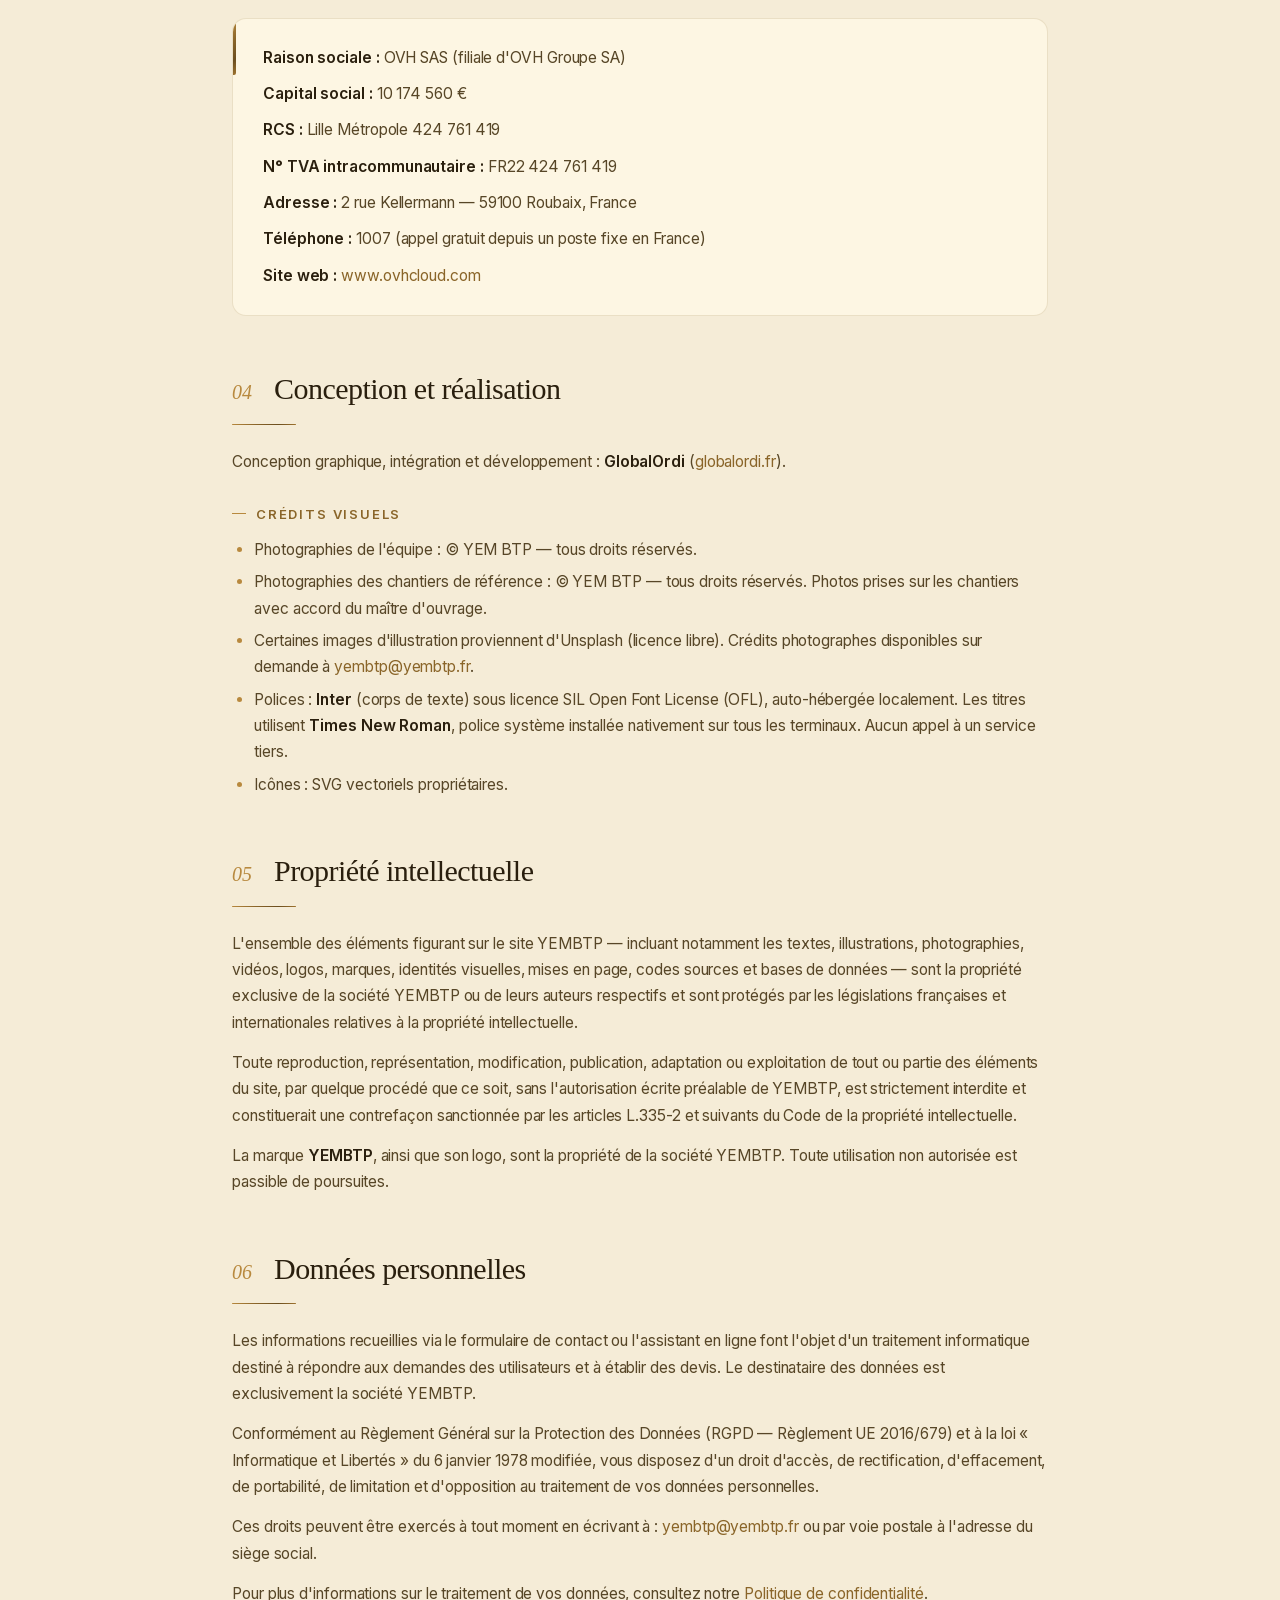
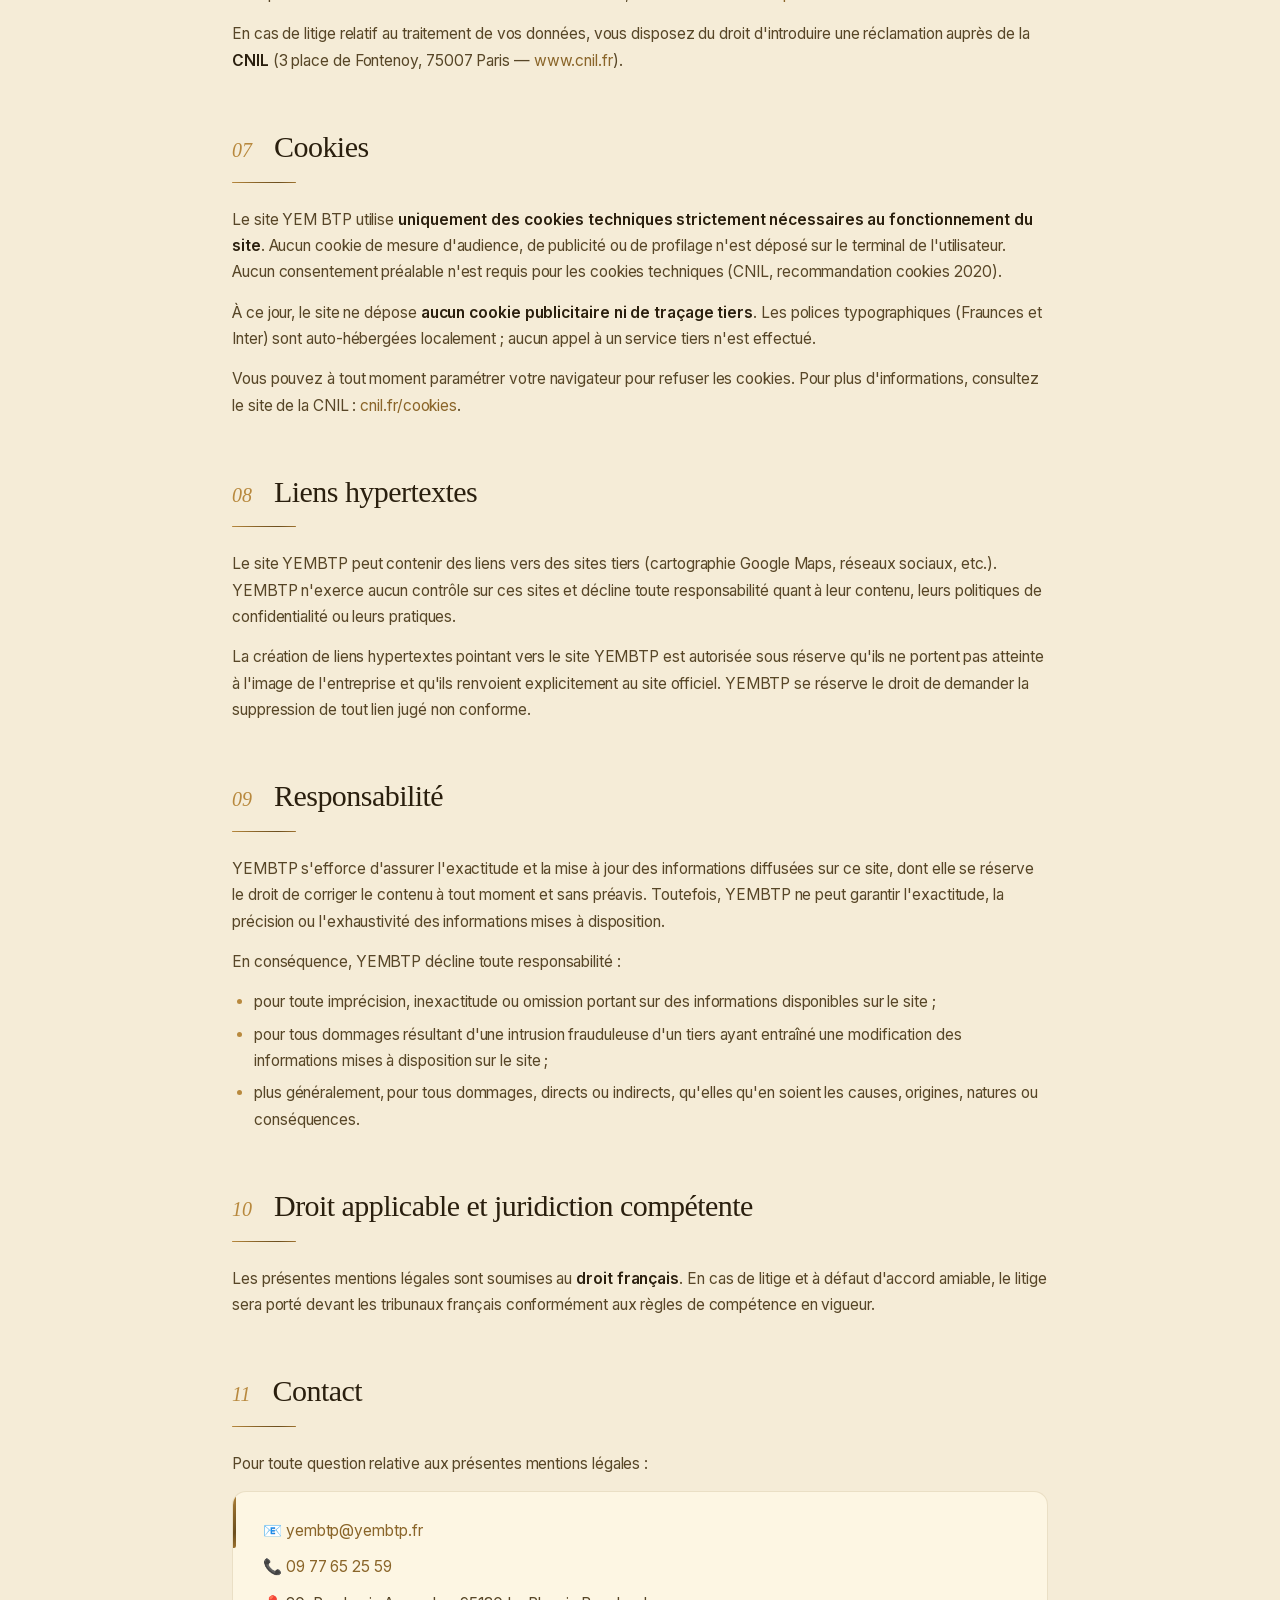
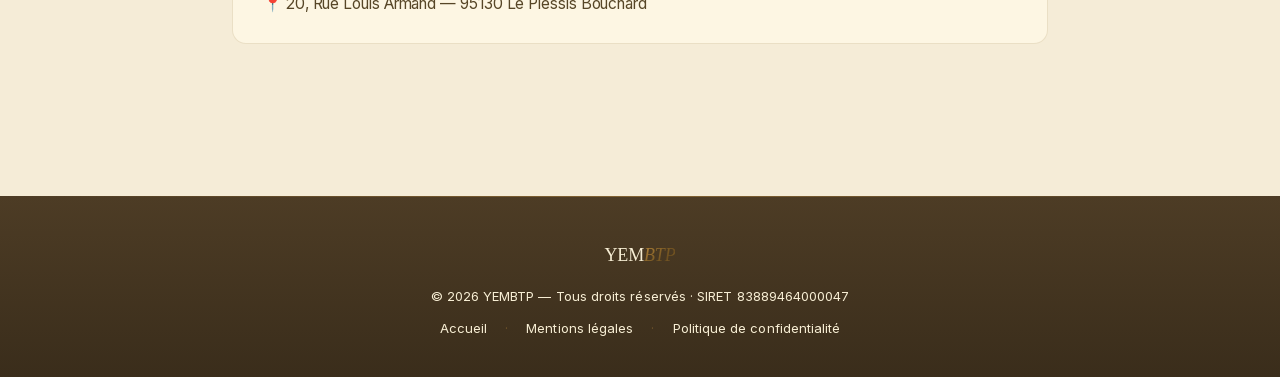
<file: mentions-legales.html>
<!DOCTYPE html>
<html lang="fr">
<head>
  <meta charset="UTF-8" />
  <meta name="viewport" content="width=device-width, initial-scale=1.0" />
  <title>Mentions légales — YEMBTP</title>
  <meta name="description" content="Mentions légales du site YEMBTP — éditeur, hébergeur, propriété intellectuelle et informations légales." />
  <meta name="robots" content="index, follow" />
  <link rel="canonical" href="https://yembtp.fr/mentions-legales.html" />

  <link rel="icon" type="image/png" sizes="32x32" href="images/favicon-32.png" />
  <link rel="icon" type="image/png" sizes="16x16" href="images/favicon-16.png" />
  <link rel="apple-touch-icon" sizes="180x180" href="images/apple-touch-icon.png" />
  <link rel="icon" href="/favicon.ico" sizes="any" />

  <meta property="og:type" content="website" />
  <meta property="og:site_name" content="YEMBTP" />
  <meta property="og:locale" content="fr_FR" />
  <meta property="og:url" content="https://yembtp.fr/mentions-legales.html" />
  <meta property="og:title" content="Mentions légales — YEMBTP" />
  <meta property="og:description" content="Mentions légales du site YEMBTP — éditeur, hébergeur, propriété intellectuelle et informations légales." />

  <link rel="stylesheet" href="assets/css/fonts.css">

  <link rel="stylesheet" href="assets/css/mentions-legales.css" />
</head>
<body>

  <nav class="topnav">
    <div class="topnav-inner">
      <a href="index.html" class="topnav-back">
        <svg width="16" height="16" viewBox="0 0 24 24" fill="none" stroke="currentColor" stroke-width="2"><path d="M19 12H5M12 19l-7-7 7-7"/></svg>
        Retour à l'accueil
      </a>
      <span class="topnav-brand">YEMBTP</span>
    </div>
  </nav>

  <header class="ml-hero">
    <div class="container">
      <div class="ml-hero-eyebrow">
        <span class="line" aria-hidden="true"></span>
        <span class="txt">Informations légales</span>
      </div>
      <h1>Mentions <em>légales</em></h1>
      <div class="ml-hero-mark" aria-hidden="true">
        <span class="line"></span>
        <span class="star">✦</span>
        <span class="line"></span>
      </div>
      <div class="updated">Dernière mise à jour : 18 juin 2026</div>
    </div>
  </header>

  <main class="ml-content">
    <div class="container">

      <section>
        <h2>Éditeur du site</h2>
        <p>Le présent site est édité par&nbsp;:</p>
        <div class="info-block">
          <p><strong>Dénomination sociale :</strong> YEM BTP</p>
          <p><strong>Forme juridique :</strong> Société à responsabilité limitée (SARL)</p>
          <p><strong>Capital social :</strong> 250 000 €</p>
          <p><strong>Siège social :</strong> 23 Avenue de l'Europe — 78220 Chatou, France</p>
          <p><strong>Établissement principal :</strong> 20 Rue Louis Armand — 95130 Le Plessis-Bouchard, France</p>
          <p><strong>SIRET :</strong> 838 894 640 00047</p>
          <p><strong>SIREN :</strong> 838 894 640</p>
          <p><strong>RCS :</strong> Versailles</p>
          <p><strong>Code APE / NAF :</strong> 43.22A — Travaux d'installation d'eau et de gaz en tous locaux</p>
          <p><strong>N° TVA intracommunautaire :</strong> FR17 838 894 640</p>
          <p><strong>Téléphone :</strong> <a href="tel:0977652559">09 77 65 25 59</a></p>
          <p><strong>E-mail :</strong> <a href="mailto:yembtp@yembtp.fr">yembtp@yembtp.fr</a></p>
        </div>
      </section>

      <section>
        <h2>Directeur de la publication</h2>
        <p>
          Le directeur de la publication, au sens de l'article 6-III-1 de la loi n° 2004-575 du 21 juin 2004 pour la confiance dans l'économie numérique (LCEN), est&nbsp;:
        </p>
        <div class="info-block">
          <p><strong>Nom et prénom :</strong> Saber BENDJABALLAH</p>
          <p><strong>Qualité :</strong> Gérant de la société YEM BTP</p>
          <p><strong>Contact :</strong> <a href="mailto:saber@yembtp.fr">saber@yembtp.fr</a></p>
        </div>
      </section>

      <section>
        <h2>Hébergeur</h2>
        <p>Le site est hébergé par&nbsp;:</p>
        <div class="info-block">
          <p><strong>Raison sociale :</strong> OVH SAS (filiale d'OVH Groupe SA)</p>
          <p><strong>Capital social :</strong> 10 174 560 €</p>
          <p><strong>RCS :</strong> Lille Métropole 424 761 419</p>
          <p><strong>N° TVA intracommunautaire :</strong> FR22 424 761 419</p>
          <p><strong>Adresse :</strong> 2 rue Kellermann — 59100 Roubaix, France</p>
          <p><strong>Téléphone :</strong> 1007 (appel gratuit depuis un poste fixe en France)</p>
          <p><strong>Site web :</strong> <a href="https://www.ovhcloud.com" target="_blank" rel="noopener noreferrer">www.ovhcloud.com</a></p>
        </div>
      </section>

      <section>
        <h2>Conception et réalisation</h2>
        <p>
          Conception graphique, intégration et développement&nbsp;:
          <strong>GlobalOrdi</strong> (<a href="https://www.globalordi.fr" target="_blank" rel="noopener noreferrer">globalordi.fr</a>).
        </p>
        <h3>Crédits visuels</h3>
        <ul>
          <li>Photographies de l'équipe&nbsp;: © YEM BTP — tous droits réservés.</li>
          <li>Photographies des chantiers de référence&nbsp;: © YEM BTP — tous droits réservés. Photos prises sur les chantiers avec accord du maître d'ouvrage.</li>
          <li>Certaines images d'illustration proviennent d'Unsplash (licence libre). Crédits photographes disponibles sur demande à <a href="mailto:yembtp@yembtp.fr">yembtp@yembtp.fr</a>.</li>
          <li>Polices&nbsp;: <strong>Inter</strong> (corps de texte) sous licence SIL Open Font License (OFL), auto-hébergée localement. Les titres utilisent <strong>Times New Roman</strong>, police système installée nativement sur tous les terminaux. Aucun appel à un service tiers.</li>
          <li>Icônes&nbsp;: SVG vectoriels propriétaires.</li>
        </ul>
      </section>

      <section>
        <h2>Propriété intellectuelle</h2>
        <p>
          L'ensemble des éléments figurant sur le site YEMBTP — incluant notamment les textes, illustrations, photographies, vidéos, logos, marques, identités visuelles, mises en page, codes sources et bases de données — sont la propriété exclusive de la société YEMBTP ou de leurs auteurs respectifs et sont protégés par les législations françaises et internationales relatives à la propriété intellectuelle.
        </p>
        <p>
          Toute reproduction, représentation, modification, publication, adaptation ou exploitation de tout ou partie des éléments du site, par quelque procédé que ce soit, sans l'autorisation écrite préalable de YEMBTP, est strictement interdite et constituerait une contrefaçon sanctionnée par les articles L.335-2 et suivants du Code de la propriété intellectuelle.
        </p>
        <p>
          La marque <strong>YEMBTP</strong>, ainsi que son logo, sont la propriété de la société YEMBTP. Toute utilisation non autorisée est passible de poursuites.
        </p>
      </section>

      <section>
        <h2>Données personnelles</h2>
        <p>
          Les informations recueillies via le formulaire de contact ou l'assistant en ligne font l'objet d'un traitement informatique destiné à répondre aux demandes des utilisateurs et à établir des devis. Le destinataire des données est exclusivement la société YEMBTP.
        </p>
        <p>
          Conformément au Règlement Général sur la Protection des Données (RGPD — Règlement UE 2016/679) et à la loi « Informatique et Libertés » du 6 janvier 1978 modifiée, vous disposez d'un droit d'accès, de rectification, d'effacement, de portabilité, de limitation et d'opposition au traitement de vos données personnelles.
        </p>
        <p>
          Ces droits peuvent être exercés à tout moment en écrivant à&nbsp;: <a href="mailto:yembtp@yembtp.fr">yembtp@yembtp.fr</a> ou par voie postale à l'adresse du siège social.
        </p>
        <p>
          Pour plus d'informations sur le traitement de vos données, consultez notre <a href="confidentialite.html">Politique de confidentialité</a>.
        </p>
        <p>
          En cas de litige relatif au traitement de vos données, vous disposez du droit d'introduire une réclamation auprès de la <strong>CNIL</strong> (3 place de Fontenoy, 75007 Paris — <a href="https://www.cnil.fr" target="_blank" rel="noopener noreferrer">www.cnil.fr</a>).
        </p>
      </section>

      <section>
        <h2>Cookies</h2>
        <p>
          Le site YEM BTP utilise <strong>uniquement des cookies techniques strictement nécessaires au fonctionnement du site</strong>. Aucun cookie de mesure d'audience, de publicité ou de profilage n'est déposé sur le terminal de l'utilisateur. Aucun consentement préalable n'est requis pour les cookies techniques (CNIL, recommandation cookies 2020).
        </p>
        <p>
          À ce jour, le site ne dépose <strong>aucun cookie publicitaire ni de traçage tiers</strong>. Les polices typographiques (Fraunces et Inter) sont auto-hébergées localement&nbsp;; aucun appel à un service tiers n'est effectué.
        </p>
        <p>
          Vous pouvez à tout moment paramétrer votre navigateur pour refuser les cookies. Pour plus d'informations, consultez le site de la CNIL&nbsp;: <a href="https://www.cnil.fr/fr/cookies-et-traceurs-que-dit-la-loi" target="_blank" rel="noopener noreferrer">cnil.fr/cookies</a>.
        </p>
      </section>

      <section>
        <h2>Liens hypertextes</h2>
        <p>
          Le site YEMBTP peut contenir des liens vers des sites tiers (cartographie Google Maps, réseaux sociaux, etc.). YEMBTP n'exerce aucun contrôle sur ces sites et décline toute responsabilité quant à leur contenu, leurs politiques de confidentialité ou leurs pratiques.
        </p>
        <p>
          La création de liens hypertextes pointant vers le site YEMBTP est autorisée sous réserve qu'ils ne portent pas atteinte à l'image de l'entreprise et qu'ils renvoient explicitement au site officiel. YEMBTP se réserve le droit de demander la suppression de tout lien jugé non conforme.
        </p>
      </section>

      <section>
        <h2>Responsabilité</h2>
        <p>
          YEMBTP s'efforce d'assurer l'exactitude et la mise à jour des informations diffusées sur ce site, dont elle se réserve le droit de corriger le contenu à tout moment et sans préavis. Toutefois, YEMBTP ne peut garantir l'exactitude, la précision ou l'exhaustivité des informations mises à disposition.
        </p>
        <p>
          En conséquence, YEMBTP décline toute responsabilité&nbsp;:
        </p>
        <ul>
          <li>pour toute imprécision, inexactitude ou omission portant sur des informations disponibles sur le site&nbsp;;</li>
          <li>pour tous dommages résultant d'une intrusion frauduleuse d'un tiers ayant entraîné une modification des informations mises à disposition sur le site&nbsp;;</li>
          <li>plus généralement, pour tous dommages, directs ou indirects, qu'elles qu'en soient les causes, origines, natures ou conséquences.</li>
        </ul>
      </section>

      <section>
        <h2>Droit applicable et juridiction compétente</h2>
        <p>
          Les présentes mentions légales sont soumises au <strong>droit français</strong>. En cas de litige et à défaut d'accord amiable, le litige sera porté devant les tribunaux français conformément aux règles de compétence en vigueur.
        </p>
      </section>

      <section>
        <h2>Contact</h2>
        <p>Pour toute question relative aux présentes mentions légales&nbsp;:</p>
        <div class="info-block">
          <p>📧 <a href="mailto:yembtp@yembtp.fr">yembtp@yembtp.fr</a></p>
          <p>📞 <a href="tel:0977652559">09 77 65 25 59</a></p>
          <p>📍 20, Rue Louis Armand — 95130 Le Plessis Bouchard</p>
        </div>
      </section>

    </div>
  </main>

  <footer class="ml-footer">
    <div class="container">
      <div class="ml-footer-wordmark">YEM<span>BTP</span></div>
      <div>© <span id="year"></span> YEMBTP — Tous droits réservés · SIRET 83889464000047</div>
      <div class="mt-10">
        <a href="index.html">Accueil</a>
        <span class="sep">·</span>
        <a href="mentions-legales.html">Mentions légales</a>
        <span class="sep">·</span>
        <a href="confidentialite.html">Politique de confidentialité</a>
      </div>
    </div>
  </footer>

  <script src="assets/js/legal-page.js" defer></script>

</body>
</html>
</file>
<file: assets/css/fonts.css>
/* Self-hosted Inter (5 poids × 7 subsets)
 * Téléchargé depuis Google Fonts le 2026-06-13.
 *
 * Fraunces n'est PAS chargée : les titres utilisent le fallback CSS
 * (Times New Roman, police système installée nativement sur tous les OS).
 * Choix design assumé — voir mentions-legales.html / confidentialite.html.
 *
 * Aucun appel à fonts.googleapis.com / fonts.gstatic.com — conformité RGPD préservée.
 */

/* ── Inter — 5 poids (300-700) × 7 subsets ── */

/* cyrillic-ext */
@font-face { font-family: 'Inter'; font-style: normal; font-weight: 300; font-display: swap; src: url(../fonts/inter-300-cyrillic-ext.woff2) format('woff2'); unicode-range: U+0460-052F, U+1C80-1C8A, U+20B4, U+2DE0-2DFF, U+A640-A69F, U+FE2E-FE2F; }
@font-face { font-family: 'Inter'; font-style: normal; font-weight: 400; font-display: swap; src: url(../fonts/inter-400-cyrillic-ext.woff2) format('woff2'); unicode-range: U+0460-052F, U+1C80-1C8A, U+20B4, U+2DE0-2DFF, U+A640-A69F, U+FE2E-FE2F; }
@font-face { font-family: 'Inter'; font-style: normal; font-weight: 500; font-display: swap; src: url(../fonts/inter-500-cyrillic-ext.woff2) format('woff2'); unicode-range: U+0460-052F, U+1C80-1C8A, U+20B4, U+2DE0-2DFF, U+A640-A69F, U+FE2E-FE2F; }
@font-face { font-family: 'Inter'; font-style: normal; font-weight: 600; font-display: swap; src: url(../fonts/inter-600-cyrillic-ext.woff2) format('woff2'); unicode-range: U+0460-052F, U+1C80-1C8A, U+20B4, U+2DE0-2DFF, U+A640-A69F, U+FE2E-FE2F; }
@font-face { font-family: 'Inter'; font-style: normal; font-weight: 700; font-display: swap; src: url(../fonts/inter-700-cyrillic-ext.woff2) format('woff2'); unicode-range: U+0460-052F, U+1C80-1C8A, U+20B4, U+2DE0-2DFF, U+A640-A69F, U+FE2E-FE2F; }

/* cyrillic */
@font-face { font-family: 'Inter'; font-style: normal; font-weight: 300; font-display: swap; src: url(../fonts/inter-300-cyrillic.woff2) format('woff2'); unicode-range: U+0301, U+0400-045F, U+0490-0491, U+04B0-04B1, U+2116; }
@font-face { font-family: 'Inter'; font-style: normal; font-weight: 400; font-display: swap; src: url(../fonts/inter-400-cyrillic.woff2) format('woff2'); unicode-range: U+0301, U+0400-045F, U+0490-0491, U+04B0-04B1, U+2116; }
@font-face { font-family: 'Inter'; font-style: normal; font-weight: 500; font-display: swap; src: url(../fonts/inter-500-cyrillic.woff2) format('woff2'); unicode-range: U+0301, U+0400-045F, U+0490-0491, U+04B0-04B1, U+2116; }
@font-face { font-family: 'Inter'; font-style: normal; font-weight: 600; font-display: swap; src: url(../fonts/inter-600-cyrillic.woff2) format('woff2'); unicode-range: U+0301, U+0400-045F, U+0490-0491, U+04B0-04B1, U+2116; }
@font-face { font-family: 'Inter'; font-style: normal; font-weight: 700; font-display: swap; src: url(../fonts/inter-700-cyrillic.woff2) format('woff2'); unicode-range: U+0301, U+0400-045F, U+0490-0491, U+04B0-04B1, U+2116; }

/* greek-ext */
@font-face { font-family: 'Inter'; font-style: normal; font-weight: 300; font-display: swap; src: url(../fonts/inter-300-greek-ext.woff2) format('woff2'); unicode-range: U+1F00-1FFF; }
@font-face { font-family: 'Inter'; font-style: normal; font-weight: 400; font-display: swap; src: url(../fonts/inter-400-greek-ext.woff2) format('woff2'); unicode-range: U+1F00-1FFF; }
@font-face { font-family: 'Inter'; font-style: normal; font-weight: 500; font-display: swap; src: url(../fonts/inter-500-greek-ext.woff2) format('woff2'); unicode-range: U+1F00-1FFF; }
@font-face { font-family: 'Inter'; font-style: normal; font-weight: 600; font-display: swap; src: url(../fonts/inter-600-greek-ext.woff2) format('woff2'); unicode-range: U+1F00-1FFF; }
@font-face { font-family: 'Inter'; font-style: normal; font-weight: 700; font-display: swap; src: url(../fonts/inter-700-greek-ext.woff2) format('woff2'); unicode-range: U+1F00-1FFF; }

/* greek */
@font-face { font-family: 'Inter'; font-style: normal; font-weight: 300; font-display: swap; src: url(../fonts/inter-300-greek.woff2) format('woff2'); unicode-range: U+0370-0377, U+037A-037F, U+0384-038A, U+038C, U+038E-03A1, U+03A3-03FF; }
@font-face { font-family: 'Inter'; font-style: normal; font-weight: 400; font-display: swap; src: url(../fonts/inter-400-greek.woff2) format('woff2'); unicode-range: U+0370-0377, U+037A-037F, U+0384-038A, U+038C, U+038E-03A1, U+03A3-03FF; }
@font-face { font-family: 'Inter'; font-style: normal; font-weight: 500; font-display: swap; src: url(../fonts/inter-500-greek.woff2) format('woff2'); unicode-range: U+0370-0377, U+037A-037F, U+0384-038A, U+038C, U+038E-03A1, U+03A3-03FF; }
@font-face { font-family: 'Inter'; font-style: normal; font-weight: 600; font-display: swap; src: url(../fonts/inter-600-greek.woff2) format('woff2'); unicode-range: U+0370-0377, U+037A-037F, U+0384-038A, U+038C, U+038E-03A1, U+03A3-03FF; }
@font-face { font-family: 'Inter'; font-style: normal; font-weight: 700; font-display: swap; src: url(../fonts/inter-700-greek.woff2) format('woff2'); unicode-range: U+0370-0377, U+037A-037F, U+0384-038A, U+038C, U+038E-03A1, U+03A3-03FF; }

/* vietnamese */
@font-face { font-family: 'Inter'; font-style: normal; font-weight: 300; font-display: swap; src: url(../fonts/inter-300-vietnamese.woff2) format('woff2'); unicode-range: U+0102-0103, U+0110-0111, U+0128-0129, U+0168-0169, U+01A0-01A1, U+01AF-01B0, U+0300-0301, U+0303-0304, U+0308-0309, U+0323, U+0329, U+1EA0-1EF9, U+20AB; }
@font-face { font-family: 'Inter'; font-style: normal; font-weight: 400; font-display: swap; src: url(../fonts/inter-400-vietnamese.woff2) format('woff2'); unicode-range: U+0102-0103, U+0110-0111, U+0128-0129, U+0168-0169, U+01A0-01A1, U+01AF-01B0, U+0300-0301, U+0303-0304, U+0308-0309, U+0323, U+0329, U+1EA0-1EF9, U+20AB; }
@font-face { font-family: 'Inter'; font-style: normal; font-weight: 500; font-display: swap; src: url(../fonts/inter-500-vietnamese.woff2) format('woff2'); unicode-range: U+0102-0103, U+0110-0111, U+0128-0129, U+0168-0169, U+01A0-01A1, U+01AF-01B0, U+0300-0301, U+0303-0304, U+0308-0309, U+0323, U+0329, U+1EA0-1EF9, U+20AB; }
@font-face { font-family: 'Inter'; font-style: normal; font-weight: 600; font-display: swap; src: url(../fonts/inter-600-vietnamese.woff2) format('woff2'); unicode-range: U+0102-0103, U+0110-0111, U+0128-0129, U+0168-0169, U+01A0-01A1, U+01AF-01B0, U+0300-0301, U+0303-0304, U+0308-0309, U+0323, U+0329, U+1EA0-1EF9, U+20AB; }
@font-face { font-family: 'Inter'; font-style: normal; font-weight: 700; font-display: swap; src: url(../fonts/inter-700-vietnamese.woff2) format('woff2'); unicode-range: U+0102-0103, U+0110-0111, U+0128-0129, U+0168-0169, U+01A0-01A1, U+01AF-01B0, U+0300-0301, U+0303-0304, U+0308-0309, U+0323, U+0329, U+1EA0-1EF9, U+20AB; }

/* latin-ext */
@font-face { font-family: 'Inter'; font-style: normal; font-weight: 300; font-display: swap; src: url(../fonts/inter-300-latin-ext.woff2) format('woff2'); unicode-range: U+0100-02BA, U+02BD-02C5, U+02C7-02CC, U+02CE-02D7, U+02DD-02FF, U+0304, U+0308, U+0329, U+1D00-1DBF, U+1E00-1E9F, U+1EF2-1EFF, U+2020, U+20A0-20AB, U+20AD-20C0, U+2113, U+2C60-2C7F, U+A720-A7FF; }
@font-face { font-family: 'Inter'; font-style: normal; font-weight: 400; font-display: swap; src: url(../fonts/inter-400-latin-ext.woff2) format('woff2'); unicode-range: U+0100-02BA, U+02BD-02C5, U+02C7-02CC, U+02CE-02D7, U+02DD-02FF, U+0304, U+0308, U+0329, U+1D00-1DBF, U+1E00-1E9F, U+1EF2-1EFF, U+2020, U+20A0-20AB, U+20AD-20C0, U+2113, U+2C60-2C7F, U+A720-A7FF; }
@font-face { font-family: 'Inter'; font-style: normal; font-weight: 500; font-display: swap; src: url(../fonts/inter-500-latin-ext.woff2) format('woff2'); unicode-range: U+0100-02BA, U+02BD-02C5, U+02C7-02CC, U+02CE-02D7, U+02DD-02FF, U+0304, U+0308, U+0329, U+1D00-1DBF, U+1E00-1E9F, U+1EF2-1EFF, U+2020, U+20A0-20AB, U+20AD-20C0, U+2113, U+2C60-2C7F, U+A720-A7FF; }
@font-face { font-family: 'Inter'; font-style: normal; font-weight: 600; font-display: swap; src: url(../fonts/inter-600-latin-ext.woff2) format('woff2'); unicode-range: U+0100-02BA, U+02BD-02C5, U+02C7-02CC, U+02CE-02D7, U+02DD-02FF, U+0304, U+0308, U+0329, U+1D00-1DBF, U+1E00-1E9F, U+1EF2-1EFF, U+2020, U+20A0-20AB, U+20AD-20C0, U+2113, U+2C60-2C7F, U+A720-A7FF; }
@font-face { font-family: 'Inter'; font-style: normal; font-weight: 700; font-display: swap; src: url(../fonts/inter-700-latin-ext.woff2) format('woff2'); unicode-range: U+0100-02BA, U+02BD-02C5, U+02C7-02CC, U+02CE-02D7, U+02DD-02FF, U+0304, U+0308, U+0329, U+1D00-1DBF, U+1E00-1E9F, U+1EF2-1EFF, U+2020, U+20A0-20AB, U+20AD-20C0, U+2113, U+2C60-2C7F, U+A720-A7FF; }

/* latin */
@font-face { font-family: 'Inter'; font-style: normal; font-weight: 300; font-display: swap; src: url(../fonts/inter-300-latin.woff2) format('woff2'); unicode-range: U+0000-00FF, U+0131, U+0152-0153, U+02BB-02BC, U+02C6, U+02DA, U+02DC, U+0304, U+0308, U+0329, U+2000-206F, U+20AC, U+2122, U+2191, U+2193, U+2212, U+2215, U+FEFF, U+FFFD; }
@font-face { font-family: 'Inter'; font-style: normal; font-weight: 400; font-display: swap; src: url(../fonts/inter-400-latin.woff2) format('woff2'); unicode-range: U+0000-00FF, U+0131, U+0152-0153, U+02BB-02BC, U+02C6, U+02DA, U+02DC, U+0304, U+0308, U+0329, U+2000-206F, U+20AC, U+2122, U+2191, U+2193, U+2212, U+2215, U+FEFF, U+FFFD; }
@font-face { font-family: 'Inter'; font-style: normal; font-weight: 500; font-display: swap; src: url(../fonts/inter-500-latin.woff2) format('woff2'); unicode-range: U+0000-00FF, U+0131, U+0152-0153, U+02BB-02BC, U+02C6, U+02DA, U+02DC, U+0304, U+0308, U+0329, U+2000-206F, U+20AC, U+2122, U+2191, U+2193, U+2212, U+2215, U+FEFF, U+FFFD; }
@font-face { font-family: 'Inter'; font-style: normal; font-weight: 600; font-display: swap; src: url(../fonts/inter-600-latin.woff2) format('woff2'); unicode-range: U+0000-00FF, U+0131, U+0152-0153, U+02BB-02BC, U+02C6, U+02DA, U+02DC, U+0304, U+0308, U+0329, U+2000-206F, U+20AC, U+2122, U+2191, U+2193, U+2212, U+2215, U+FEFF, U+FFFD; }
@font-face { font-family: 'Inter'; font-style: normal; font-weight: 700; font-display: swap; src: url(../fonts/inter-700-latin.woff2) format('woff2'); unicode-range: U+0000-00FF, U+0131, U+0152-0153, U+02BB-02BC, U+02C6, U+02DA, U+02DC, U+0304, U+0308, U+0329, U+2000-206F, U+20AC, U+2122, U+2191, U+2193, U+2212, U+2215, U+FEFF, U+FFFD; }
</file>
<file: assets/css/confidentialite.css>
*, *::before, *::after { box-sizing: border-box; margin: 0; padding: 0; }
    html { scroll-behavior: smooth; scroll-padding-top: 100px; }

    /* Mode embarqué (modale iframe sur l'index) */
    html.embedded .topnav,
    html.embedded footer.pc-footer { display: none; }
    html.embedded .pc-hero { padding-top: 56px; }

    :root {
      --bg: #f5ecd7;
      --bg-soft: #ede2c4;
      --bg-elev: #faf2dd;
      --bg-card: #fdf6e3;
      --line: rgba(138, 101, 41, 0.16);
      --line-strong: rgba(138, 101, 41, 0.32);
      --line-gold: rgba(184, 137, 62, 0.55);
      --text: #2a1f0e;
      --text-dim: #574627;
      --text-muted: #8a7855;
      --gold-1: #8a6529;
      --gold-2: #b8893e;
      --gold-3: #a07530;
      --gold-grad: linear-gradient(135deg, #b8893e 0%, #8a6529 38%, #6b4e1f 72%, #a07530 100%);
      --ease-out: cubic-bezier(0.16, 1, 0.3, 1);
    }

    body {
      font-family: 'Inter', -apple-system, BlinkMacSystemFont, 'Segoe UI', sans-serif;
      background: var(--bg);
      color: var(--text);
      line-height: 1.7;
      font-weight: 400;
      -webkit-font-smoothing: antialiased;
      -moz-osx-font-smoothing: grayscale;
      letter-spacing: -0.005em;
      position: relative;
    }

    /* Overlay bruit (cohérent avec l'index) */
    body::before {
      content: "";
      position: fixed;
      inset: 0;
      pointer-events: none;
      z-index: 1;
      opacity: 0.4;
      background-image: url("data:image/svg+xml,%3Csvg viewBox='0 0 200 200' xmlns='http://www.w3.org/2000/svg'%3E%3Cfilter id='n'%3E%3CfeTurbulence type='fractalNoise' baseFrequency='0.9' numOctaves='3' /%3E%3C/filter%3E%3Crect width='100%25' height='100%25' filter='url(%23n)' opacity='0.06'/%3E%3C/svg%3E");
    }

    .topnav, .pc-hero, .pc-content, footer.pc-footer { position: relative; z-index: 2; }

    a { color: var(--gold-1); text-decoration: none; transition: color 0.3s var(--ease-out); }
    a:hover { color: var(--gold-3); text-decoration: underline; }

    .container { width: 100%; max-width: 880px; margin: 0 auto; padding: 0 32px; }

    /* Nav mini */
    .topnav {
      position: sticky; top: 0; z-index: 50;
      background: rgba(85, 65, 40, 0.92);
      backdrop-filter: blur(18px) saturate(160%);
      -webkit-backdrop-filter: blur(18px) saturate(160%);
      border-bottom: 1px solid rgba(184, 137, 62, 0.28);
    }
    .topnav-inner {
      max-width: 1320px;
      margin: 0 auto;
      padding: 16px 32px;
      display: flex; align-items: center; justify-content: space-between;
      font-family: 'Inter', sans-serif;
    }
    .topnav-back {
      color: #f7eed4;
      font-size: 14px;
      font-weight: 500;
      display: inline-flex; align-items: center; gap: 8px;
    }
    .topnav-back:hover { color: #fff; text-decoration: none; }
    .topnav-brand {
      color: #f7eed4;
      font-family: 'Fraunces', serif;
      font-size: 18px;
      font-weight: 600;
      letter-spacing: -0.01em;
    }

    /* Hero */
    .pc-hero {
      padding: 96px 0 56px;
      border-bottom: 1px solid var(--line);
      position: relative;
    }
    .pc-hero::after {
      content: "";
      position: absolute;
      left: 0; right: 0; bottom: -1px;
      height: 1px;
      background: linear-gradient(90deg, transparent, var(--line-gold), transparent);
      opacity: 0.6;
    }
    .pc-hero-eyebrow {
      display: flex;
      align-items: center;
      gap: 14px;
      margin-bottom: 32px;
    }
    .pc-hero-eyebrow .line {
      flex: 0 0 40px;
      height: 1px;
      background: linear-gradient(90deg, transparent, var(--line-strong));
    }
    .pc-hero-eyebrow .txt {
      font-family: 'Inter', sans-serif;
      font-size: 11px;
      font-weight: 600;
      text-transform: uppercase;
      letter-spacing: 0.24em;
      color: var(--gold-1);
    }
    .pc-hero h1 {
      font-family: 'Fraunces', 'Times New Roman', serif;
      font-weight: 400;
      font-size: clamp(42px, 5.5vw, 68px);
      line-height: 1.02;
      letter-spacing: -0.025em;
      color: var(--text);
      font-variation-settings: "SOFT" 50, "opsz" 144;
    }
    .pc-hero h1 em {
      font-style: italic;
      font-weight: 400;
      background: var(--gold-grad);
      -webkit-background-clip: text;
      background-clip: text;
      color: transparent;
      font-variation-settings: "SOFT" 100, "opsz" 144;
      padding: 0 0.08em;
      margin: 0 -0.08em;
    }
    .pc-hero-mark {
      display: flex;
      align-items: center;
      gap: 16px;
      margin-top: 28px;
    }
    .pc-hero-mark .line {
      flex: 0 0 44px;
      height: 1px;
      background: var(--line-strong);
    }
    .pc-hero-mark .star {
      font-family: 'Fraunces', serif;
      font-style: italic;
      font-size: 18px;
      color: var(--gold-2);
      font-variation-settings: "SOFT" 100, "opsz" 144;
      line-height: 1;
    }
    .pc-hero .lead {
      margin-top: 24px;
      font-size: 17px;
      color: var(--text-dim);
      max-width: 640px;
      line-height: 1.65;
    }
    .pc-hero .updated {
      margin-top: 18px;
      font-size: 13.5px;
      color: var(--text-muted);
      letter-spacing: 0.005em;
    }

    /* Sommaire (TOC) */
    .pc-toc {
      margin: 44px 0 0;
      padding: 30px 36px;
      background: var(--bg-card);
      border: 1px solid var(--line);
      border-radius: 16px;
      position: relative;
      overflow: hidden;
    }
    .pc-toc::before {
      content: "";
      position: absolute;
      top: 0; left: 0;
      width: 3px;
      height: 64px;
      background: var(--gold-grad);
      border-radius: 0 2px 2px 0;
    }
    .pc-toc h4 {
      font-family: 'Inter', sans-serif;
      font-size: 11px;
      font-weight: 600;
      text-transform: uppercase;
      letter-spacing: 0.22em;
      color: var(--gold-1);
      margin-bottom: 22px;
      display: flex;
      align-items: center;
      gap: 12px;
    }
    .pc-toc h4::before {
      content: "✦";
      font-family: 'Fraunces', serif;
      font-style: italic;
      font-weight: 400;
      font-size: 14px;
      color: var(--gold-2);
      font-variation-settings: "SOFT" 100, "opsz" 144;
      line-height: 1;
    }
    .pc-toc ol {
      list-style: none;
      counter-reset: toc;
      display: grid;
      grid-template-columns: 1fr 1fr;
      gap: 10px 32px;
    }
    .pc-toc ol li {
      counter-increment: toc;
      font-size: 14.5px;
      position: relative;
      padding-left: 36px;
      line-height: 1.4;
    }
    .pc-toc ol li::before {
      content: counter(toc, decimal-leading-zero);
      position: absolute;
      left: 0; top: 1px;
      font-family: 'Fraunces', 'Times New Roman', serif;
      font-style: italic;
      font-weight: 400;
      font-size: 13px;
      color: var(--gold-2);
      font-variation-settings: "SOFT" 100, "opsz" 144;
      line-height: 1.45;
      letter-spacing: 0;
    }
    .pc-toc a {
      color: var(--text-dim);
      transition: color 0.3s var(--ease-out);
    }
    .pc-toc a:hover { color: var(--gold-1); text-decoration: none; }

    /* Content */
    .pc-content {
      padding: 64px 0 96px;
      counter-reset: legal-section;
    }
    .pc-content section {
      margin-bottom: 56px;
      scroll-margin-top: 96px;
      counter-increment: legal-section;
    }
    .pc-content h2 {
      font-family: 'Fraunces', 'Times New Roman', serif;
      font-weight: 400;
      font-size: 30px;
      letter-spacing: -0.018em;
      color: var(--text);
      margin-bottom: 24px;
      padding-bottom: 18px;
      position: relative;
      display: flex;
      align-items: baseline;
      gap: 22px;
      font-variation-settings: "SOFT" 50, "opsz" 144;
      line-height: 1.15;
    }
    .pc-content h2::before {
      content: counter(legal-section, decimal-leading-zero);
      font-family: 'Fraunces', 'Times New Roman', serif;
      font-style: italic;
      font-weight: 400;
      font-size: 20px;
      color: var(--gold-2);
      font-variation-settings: "SOFT" 100, "opsz" 144;
      letter-spacing: 0;
      line-height: 1;
      flex-shrink: 0;
    }
    .pc-content h2::after {
      content: "";
      position: absolute;
      left: 0; bottom: 0;
      width: 64px;
      height: 1px;
      background: var(--gold-grad);
      border-radius: 1px;
    }
    .pc-content h3 {
      font-family: 'Inter', sans-serif;
      font-weight: 600;
      font-size: 13px;
      color: var(--gold-1);
      text-transform: uppercase;
      letter-spacing: 0.14em;
      margin-top: 28px;
      margin-bottom: 12px;
      display: flex;
      align-items: center;
      gap: 10px;
    }
    .pc-content h3::before {
      content: "";
      width: 14px;
      height: 1px;
      background: var(--gold-2);
      flex-shrink: 0;
    }
    .pc-content p { color: var(--text-dim); margin-bottom: 14px; font-size: 15.5px; }
    .pc-content ul { padding-left: 22px; margin-bottom: 14px; color: var(--text-dim); font-size: 15.5px; }
    .pc-content ul li { margin-bottom: 8px; }
    .pc-content ul li::marker { color: var(--gold-2); }
    .pc-content strong { color: var(--text); font-weight: 600; }
    .pc-content .placeholder {
      display: inline-flex;
      align-items: baseline;
      gap: 7px;
      padding: 3px 12px 3px 11px;
      background: rgba(184, 137, 62, 0.09);
      border: 1px dashed var(--line-strong);
      border-radius: 100px;
      color: var(--gold-1);
      font-family: 'Inter', sans-serif;
      font-size: 13.5px;
      font-weight: 500;
      font-style: italic;
      line-height: 1.5;
      letter-spacing: 0;
    }
    .pc-content .placeholder::before {
      content: "✦";
      font-style: normal;
      font-family: 'Fraunces', 'Times New Roman', serif;
      font-weight: 400;
      font-size: 11px;
      color: var(--gold-2);
      line-height: 1;
    }
    .pc-content .info-block {
      background: var(--bg-card);
      border: 1px solid var(--line);
      border-radius: 14px;
      padding: 26px 30px;
      margin-top: 14px;
      position: relative;
      overflow: hidden;
    }
    .pc-content .info-block::before {
      content: "";
      position: absolute;
      top: 0; left: 0;
      width: 3px;
      height: 56px;
      background: var(--gold-grad);
      border-radius: 0 2px 2px 0;
    }
    .pc-content .info-block p { margin-bottom: 10px; }
    .pc-content .info-block p:last-child { margin-bottom: 0; }

    /* Tableau de données */
    .pc-table {
      width: 100%;
      border-collapse: collapse;
      margin-top: 14px;
      background: var(--bg-card);
      border: 1px solid var(--line);
      border-radius: 14px;
      overflow: hidden;
      font-size: 14.5px;
    }
    .pc-table th, .pc-table td {
      padding: 14px 20px;
      text-align: left;
      border-bottom: 1px solid var(--line);
      vertical-align: top;
    }
    .pc-table th {
      font-family: 'Inter', sans-serif;
      font-weight: 600;
      color: var(--gold-1);
      background: rgba(184, 137, 62, 0.06);
      font-size: 11px;
      text-transform: uppercase;
      letter-spacing: 0.18em;
      border-bottom: 1px solid var(--line-strong);
    }
    .pc-table tr:last-child td { border-bottom: none; }
    .pc-table td { color: var(--text-dim); line-height: 1.55; }
    .pc-table tbody tr { transition: background 0.25s var(--ease-out); }
    .pc-table tbody tr:hover { background: rgba(184, 137, 62, 0.04); }

    /* Cartes "droits" */
    .pc-rights {
      display: grid;
      grid-template-columns: repeat(2, 1fr);
      gap: 14px;
      margin-top: 16px;
    }
    .pc-right-card {
      background: var(--bg-card);
      border: 1px solid var(--line);
      border-radius: 14px;
      padding: 20px 22px;
      position: relative;
      overflow: hidden;
      transition: transform 0.35s var(--ease-out), border-color 0.35s var(--ease-out), box-shadow 0.35s var(--ease-out);
    }
    .pc-right-card::before {
      content: "";
      position: absolute;
      top: 0; left: 0;
      width: 36px;
      height: 2px;
      background: var(--gold-grad);
      border-radius: 0 0 2px 0;
    }
    .pc-right-card:hover {
      transform: translateY(-2px);
      border-color: var(--line-gold);
      box-shadow: 0 14px 36px -18px rgba(138, 101, 41, 0.32);
    }
    .pc-right-card h4 {
      font-family: 'Inter', sans-serif;
      font-size: 14px;
      font-weight: 600;
      color: var(--text);
      margin-bottom: 8px;
      display: flex;
      align-items: center;
      gap: 11px;
      line-height: 1.25;
    }
    .pc-right-card h4 .icon {
      width: 26px; height: 26px;
      display: inline-flex; align-items: center; justify-content: center;
      background: var(--gold-grad);
      color: #fdf6e3;
      border-radius: 50%;
      font-family: 'Fraunces', 'Times New Roman', serif;
      font-style: italic;
      font-size: 12px;
      font-weight: 400;
      font-variation-settings: "SOFT" 100, "opsz" 144;
      flex-shrink: 0;
      box-shadow: 0 4px 12px -3px rgba(138, 101, 41, 0.45);
    }
    .pc-right-card p {
      font-size: 13.5px;
      color: var(--text-dim);
      margin: 0;
      line-height: 1.6;
    }

    /* Footer */
    footer.pc-footer {
      background: linear-gradient(180deg, #4d3c25 0%, #3a2d1b 100%);
      color: #f7eed4;
      padding: 44px 0 38px;
      text-align: center;
      font-size: 13px;
      letter-spacing: 0.005em;
      position: relative;
    }
    footer.pc-footer::before {
      content: "";
      position: absolute;
      top: 0; left: 0; right: 0;
      height: 1px;
      background: linear-gradient(90deg, transparent, rgba(184, 137, 62, 0.5), transparent);
    }
    footer.pc-footer .pc-footer-wordmark {
      font-family: 'Fraunces', serif;
      font-weight: 500;
      font-size: 18px;
      letter-spacing: -0.01em;
      margin-bottom: 14px;
      color: #f7eed4;
    }
    footer.pc-footer .pc-footer-wordmark span {
      font-style: italic;
      background: var(--gold-grad);
      -webkit-background-clip: text;
      background-clip: text;
      color: transparent;
    }
    footer.pc-footer a {
      color: #f7eed4;
      transition: color 0.3s var(--ease-out);
    }
    footer.pc-footer a:hover { color: var(--gold-2); text-decoration: none; }
    footer.pc-footer .sep {
      margin: 0 14px;
      opacity: 0.4;
      color: var(--gold-2);
    }

    @media (max-width: 640px) {
      .pc-hero { padding: 64px 0 40px; }
      .pc-hero-eyebrow .line { flex-basis: 28px; }
      .pc-hero-mark { margin-top: 22px; gap: 12px; }
      .pc-hero-mark .line { flex-basis: 32px; }
      .pc-content { padding: 44px 0 72px; }
      .pc-content section { margin-bottom: 44px; }
      .pc-content h2 { font-size: 24px; gap: 16px; padding-bottom: 14px; margin-bottom: 18px; }
      .pc-content h2::before { font-size: 17px; }
      .pc-content .info-block { padding: 22px 22px; }
      .pc-toc { padding: 24px 24px; }
      .pc-toc ol { grid-template-columns: 1fr; gap: 8px 0; }
      .pc-rights { grid-template-columns: 1fr; }
      .pc-table { font-size: 13.5px; }
      .pc-table th, .pc-table td { padding: 12px 14px; }
    }

    /* Utilitaires — refactor 2026-06-13 (CSP stricte) */
    .mt-10 { margin-top: 10px; }
    .mt-12 { margin-top: 12px; }
    .mt-16 { margin-top: 16px; }
    .mt-24 { margin-top: 24px; }
    .mt-28 { margin-top: 28px; }
</file>
<file: assets/css/mentions-legales.css>
*, *::before, *::after { box-sizing: border-box; margin: 0; padding: 0; }
    html { scroll-behavior: smooth; scroll-padding-top: 100px; }

    /* Mode embarqué (modale iframe sur l'index) */
    html.embedded .topnav,
    html.embedded footer.ml-footer { display: none; }
    html.embedded .ml-hero { padding-top: 56px; }

    :root {
      --bg: #f5ecd7;
      --bg-soft: #ede2c4;
      --bg-elev: #faf2dd;
      --bg-card: #fdf6e3;
      --line: rgba(138, 101, 41, 0.16);
      --line-strong: rgba(138, 101, 41, 0.32);
      --line-gold: rgba(184, 137, 62, 0.55);
      --text: #2a1f0e;
      --text-dim: #574627;
      --text-muted: #8a7855;
      --gold-1: #8a6529;
      --gold-2: #b8893e;
      --gold-3: #a07530;
      --gold-grad: linear-gradient(135deg, #b8893e 0%, #8a6529 38%, #6b4e1f 72%, #a07530 100%);
      --ease-out: cubic-bezier(0.16, 1, 0.3, 1);
    }

    body {
      font-family: 'Inter', -apple-system, BlinkMacSystemFont, 'Segoe UI', sans-serif;
      background: var(--bg);
      color: var(--text);
      line-height: 1.7;
      font-weight: 400;
      -webkit-font-smoothing: antialiased;
      -moz-osx-font-smoothing: grayscale;
      letter-spacing: -0.005em;
      position: relative;
    }

    /* Overlay bruit (cohérent avec l'index) */
    body::before {
      content: "";
      position: fixed;
      inset: 0;
      pointer-events: none;
      z-index: 1;
      opacity: 0.4;
      background-image: url("data:image/svg+xml,%3Csvg viewBox='0 0 200 200' xmlns='http://www.w3.org/2000/svg'%3E%3Cfilter id='n'%3E%3CfeTurbulence type='fractalNoise' baseFrequency='0.9' numOctaves='3' /%3E%3C/filter%3E%3Crect width='100%25' height='100%25' filter='url(%23n)' opacity='0.06'/%3E%3C/svg%3E");
    }

    .topnav, .ml-hero, .ml-content, footer.ml-footer { position: relative; z-index: 2; }

    a { color: var(--gold-1); text-decoration: none; transition: color 0.3s var(--ease-out); }
    a:hover { color: var(--gold-3); text-decoration: underline; }

    .container { width: 100%; max-width: 880px; margin: 0 auto; padding: 0 32px; }

    /* Nav mini */
    .topnav {
      position: sticky; top: 0; z-index: 50;
      background: rgba(85, 65, 40, 0.92);
      backdrop-filter: blur(18px) saturate(160%);
      -webkit-backdrop-filter: blur(18px) saturate(160%);
      border-bottom: 1px solid rgba(184, 137, 62, 0.28);
    }
    .topnav-inner {
      max-width: 1320px;
      margin: 0 auto;
      padding: 16px 32px;
      display: flex; align-items: center; justify-content: space-between;
      font-family: 'Inter', sans-serif;
    }
    .topnav-back {
      color: #f7eed4;
      font-size: 14px;
      font-weight: 500;
      display: inline-flex; align-items: center; gap: 8px;
    }
    .topnav-back:hover { color: #fff; text-decoration: none; }
    .topnav-brand {
      color: #f7eed4;
      font-family: 'Fraunces', serif;
      font-size: 18px;
      font-weight: 600;
      letter-spacing: -0.01em;
    }

    /* Hero header */
    .ml-hero {
      padding: 96px 0 56px;
      border-bottom: 1px solid var(--line);
      position: relative;
    }
    .ml-hero::after {
      content: "";
      position: absolute;
      left: 0; right: 0; bottom: -1px;
      height: 1px;
      background: linear-gradient(90deg, transparent, var(--line-gold), transparent);
      opacity: 0.6;
    }
    .ml-hero-eyebrow {
      display: flex;
      align-items: center;
      gap: 14px;
      margin-bottom: 32px;
    }
    .ml-hero-eyebrow .line {
      flex: 0 0 40px;
      height: 1px;
      background: linear-gradient(90deg, transparent, var(--line-strong));
    }
    .ml-hero-eyebrow .txt {
      font-family: 'Inter', sans-serif;
      font-size: 11px;
      font-weight: 600;
      text-transform: uppercase;
      letter-spacing: 0.24em;
      color: var(--gold-1);
    }
    .ml-hero h1 {
      font-family: 'Fraunces', 'Times New Roman', serif;
      font-weight: 400;
      font-size: clamp(44px, 6vw, 72px);
      line-height: 1.02;
      letter-spacing: -0.025em;
      color: var(--text);
      font-variation-settings: "SOFT" 50, "opsz" 144;
    }
    .ml-hero h1 em {
      font-style: italic;
      font-weight: 400;
      background: var(--gold-grad);
      -webkit-background-clip: text;
      background-clip: text;
      color: transparent;
      font-variation-settings: "SOFT" 100, "opsz" 144;
      padding: 0 0.08em;
      margin: 0 -0.08em;
    }
    .ml-hero-mark {
      display: flex;
      align-items: center;
      gap: 16px;
      margin-top: 32px;
    }
    .ml-hero-mark .line {
      flex: 0 0 44px;
      height: 1px;
      background: var(--line-strong);
    }
    .ml-hero-mark .star {
      font-family: 'Fraunces', serif;
      font-style: italic;
      font-size: 18px;
      color: var(--gold-2);
      font-variation-settings: "SOFT" 100, "opsz" 144;
      line-height: 1;
    }
    .ml-hero .updated {
      margin-top: 18px;
      font-size: 13.5px;
      color: var(--text-muted);
      letter-spacing: 0.005em;
    }

    /* Content */
    .ml-content {
      padding: 64px 0 96px;
      counter-reset: legal-section;
    }
    .ml-content section {
      margin-bottom: 56px;
      counter-increment: legal-section;
    }
    .ml-content h2 {
      font-family: 'Fraunces', 'Times New Roman', serif;
      font-weight: 400;
      font-size: 30px;
      letter-spacing: -0.018em;
      color: var(--text);
      margin-bottom: 24px;
      padding-bottom: 18px;
      position: relative;
      display: flex;
      align-items: baseline;
      gap: 22px;
      font-variation-settings: "SOFT" 50, "opsz" 144;
      line-height: 1.15;
    }
    .ml-content h2::before {
      content: counter(legal-section, decimal-leading-zero);
      font-family: 'Fraunces', 'Times New Roman', serif;
      font-style: italic;
      font-weight: 400;
      font-size: 20px;
      color: var(--gold-2);
      font-variation-settings: "SOFT" 100, "opsz" 144;
      letter-spacing: 0;
      line-height: 1;
      flex-shrink: 0;
    }
    .ml-content h2::after {
      content: "";
      position: absolute;
      left: 0; bottom: 0;
      width: 64px;
      height: 1px;
      background: var(--gold-grad);
      border-radius: 1px;
    }
    .ml-content h3 {
      font-family: 'Inter', sans-serif;
      font-weight: 600;
      font-size: 13px;
      color: var(--gold-1);
      text-transform: uppercase;
      letter-spacing: 0.14em;
      margin-top: 28px;
      margin-bottom: 12px;
      display: flex;
      align-items: center;
      gap: 10px;
    }
    .ml-content h3::before {
      content: "";
      width: 14px;
      height: 1px;
      background: var(--gold-2);
      flex-shrink: 0;
    }
    .ml-content p { color: var(--text-dim); margin-bottom: 14px; font-size: 15.5px; }
    .ml-content ul { padding-left: 22px; margin-bottom: 14px; color: var(--text-dim); font-size: 15.5px; }
    .ml-content ul li { margin-bottom: 6px; }
    .ml-content ul li::marker { color: var(--gold-2); }
    .ml-content strong { color: var(--text); font-weight: 600; }
    .ml-content .placeholder {
      display: inline-flex;
      align-items: baseline;
      gap: 7px;
      padding: 3px 12px 3px 11px;
      background: rgba(184, 137, 62, 0.09);
      border: 1px dashed var(--line-strong);
      border-radius: 100px;
      color: var(--gold-1);
      font-family: 'Inter', sans-serif;
      font-size: 13.5px;
      font-weight: 500;
      font-style: italic;
      line-height: 1.5;
      letter-spacing: 0;
    }
    .ml-content .placeholder::before {
      content: "✦";
      font-style: normal;
      font-family: 'Fraunces', 'Times New Roman', serif;
      font-weight: 400;
      font-size: 11px;
      color: var(--gold-2);
      line-height: 1;
    }
    .ml-content .info-block {
      background: var(--bg-card);
      border: 1px solid var(--line);
      border-radius: 14px;
      padding: 26px 30px;
      margin-top: 14px;
      position: relative;
      overflow: hidden;
    }
    .ml-content .info-block::before {
      content: "";
      position: absolute;
      top: 0; left: 0;
      width: 3px;
      height: 56px;
      background: var(--gold-grad);
      border-radius: 0 2px 2px 0;
    }
    .ml-content .info-block p { margin-bottom: 10px; }
    .ml-content .info-block p:last-child { margin-bottom: 0; }

    /* Footer */
    footer.ml-footer {
      background: linear-gradient(180deg, #4d3c25 0%, #3a2d1b 100%);
      color: #f7eed4;
      padding: 44px 0 38px;
      text-align: center;
      font-size: 13px;
      letter-spacing: 0.005em;
      position: relative;
    }
    footer.ml-footer::before {
      content: "";
      position: absolute;
      top: 0; left: 0; right: 0;
      height: 1px;
      background: linear-gradient(90deg, transparent, rgba(184, 137, 62, 0.5), transparent);
    }
    footer.ml-footer .ml-footer-wordmark {
      font-family: 'Fraunces', serif;
      font-weight: 500;
      font-size: 18px;
      letter-spacing: -0.01em;
      margin-bottom: 14px;
      color: #f7eed4;
    }
    footer.ml-footer .ml-footer-wordmark span {
      font-style: italic;
      background: var(--gold-grad);
      -webkit-background-clip: text;
      background-clip: text;
      color: transparent;
    }
    footer.ml-footer a {
      color: #f7eed4;
      transition: color 0.3s var(--ease-out);
    }
    footer.ml-footer a:hover { color: var(--gold-2); text-decoration: none; }
    footer.ml-footer .sep {
      margin: 0 14px;
      opacity: 0.4;
      color: var(--gold-2);
    }

    @media (max-width: 640px) {
      .ml-hero { padding: 64px 0 40px; }
      .ml-hero-eyebrow .line { flex-basis: 28px; }
      .ml-hero-mark { margin-top: 24px; gap: 12px; }
      .ml-hero-mark .line { flex-basis: 32px; }
      .ml-content { padding: 44px 0 72px; }
      .ml-content section { margin-bottom: 44px; }
      .ml-content h2 { font-size: 24px; gap: 16px; padding-bottom: 14px; margin-bottom: 18px; }
      .ml-content h2::before { font-size: 17px; }
      .ml-content .info-block { padding: 22px 22px; }
    }

    /* Utilitaires — refactor 2026-06-13 (CSP stricte) */
    .mt-10 { margin-top: 10px; }
</file>
